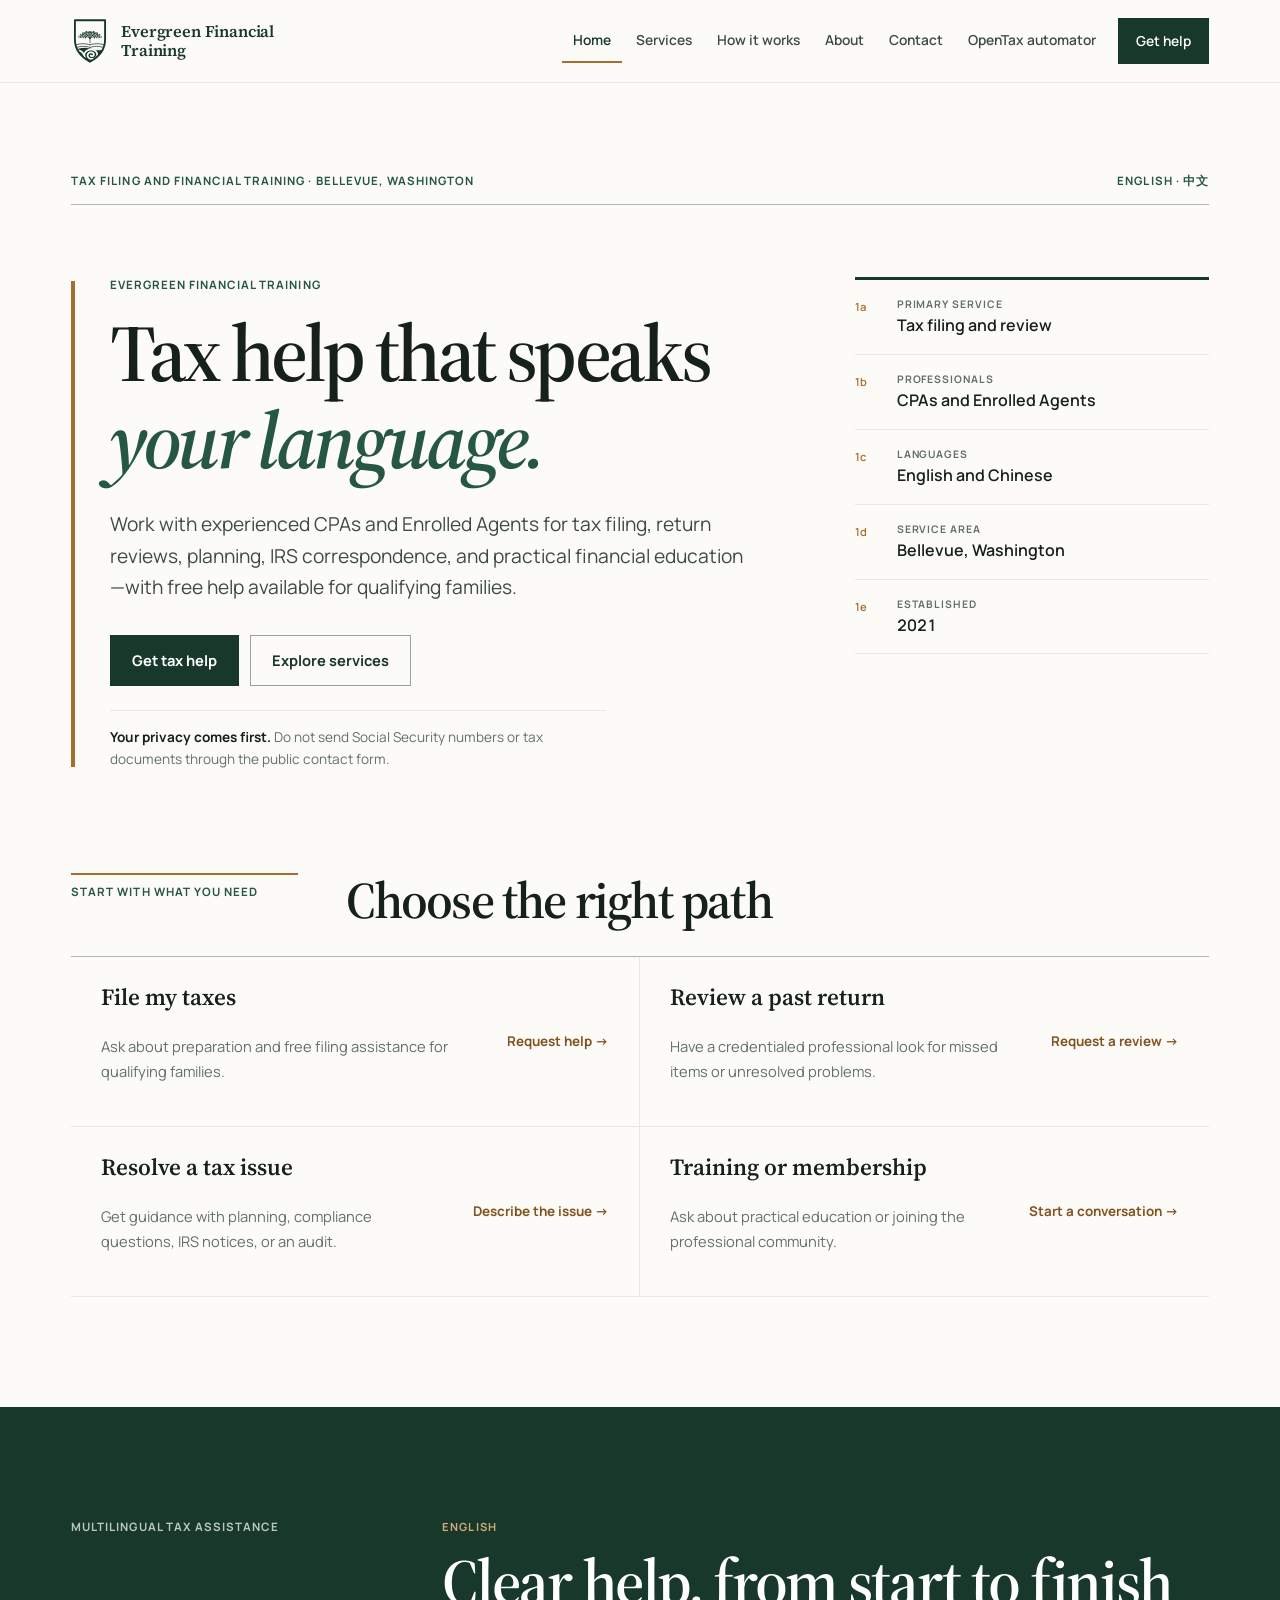
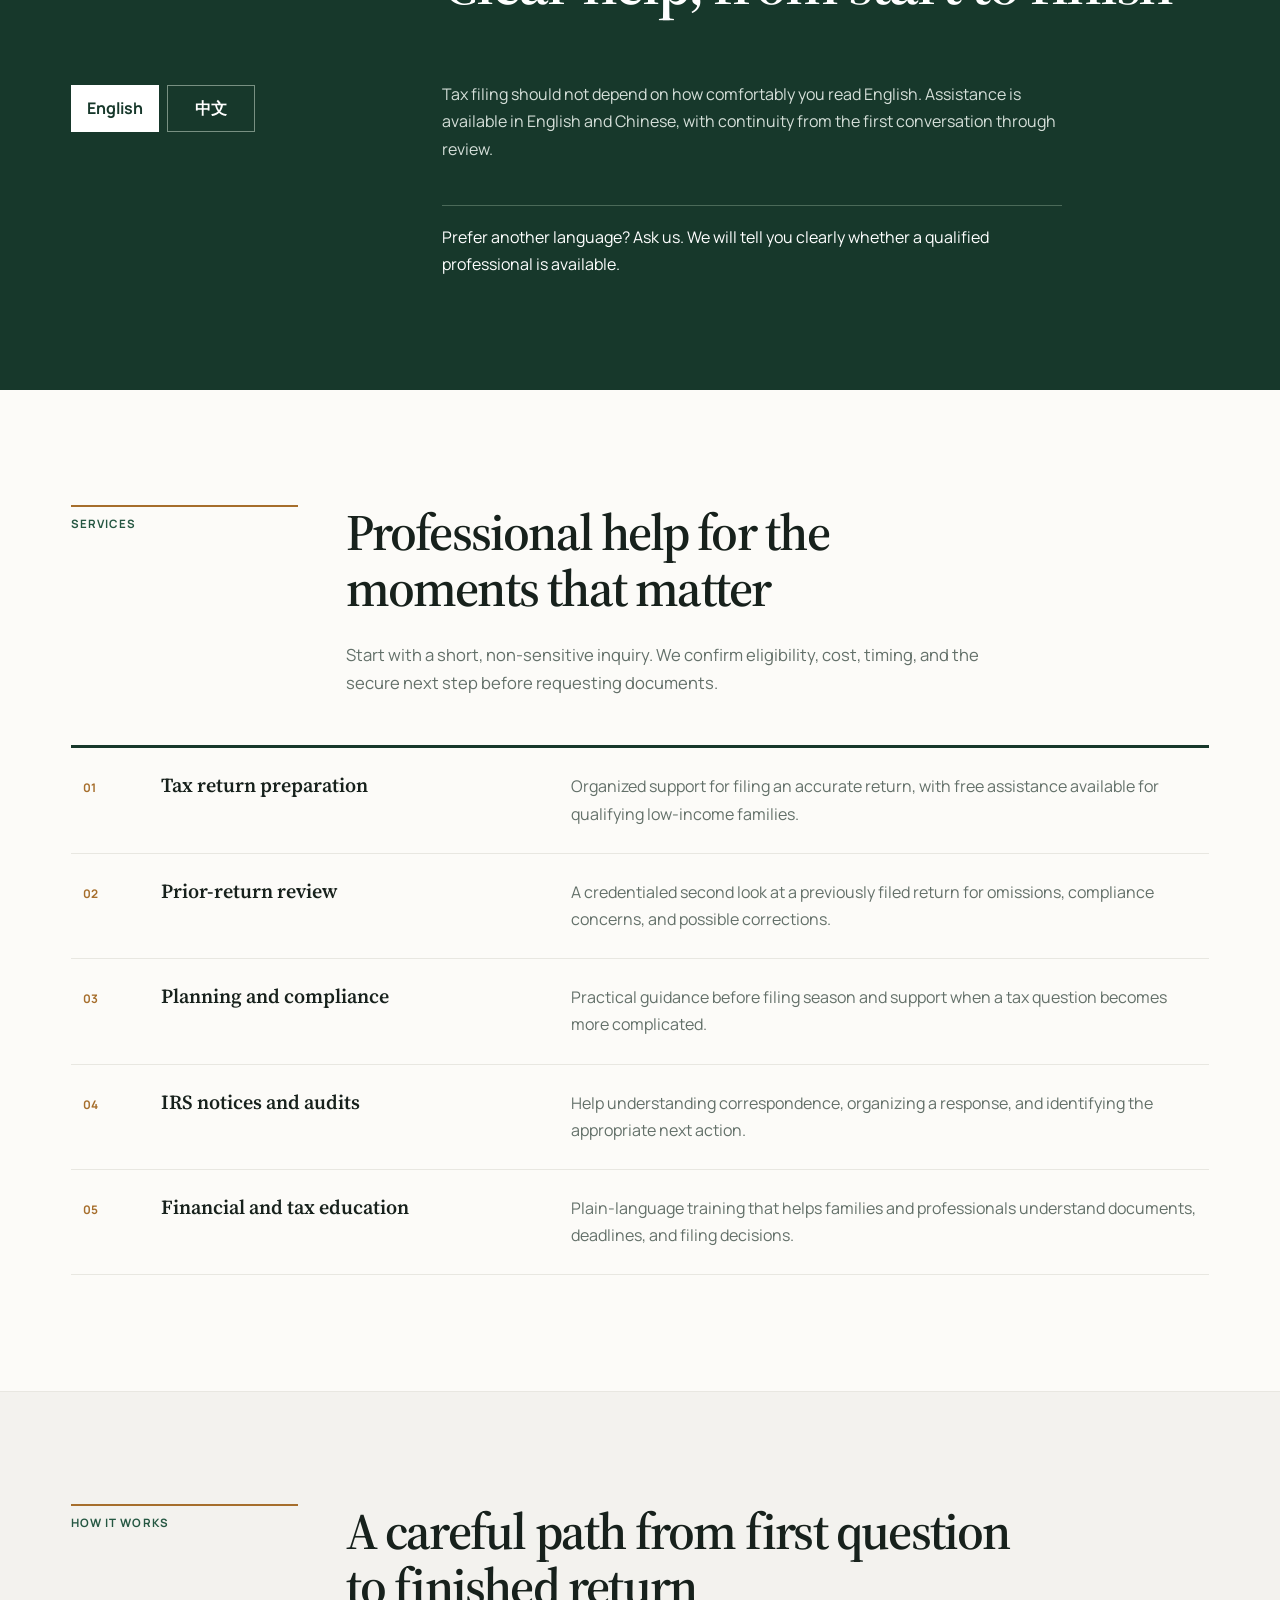
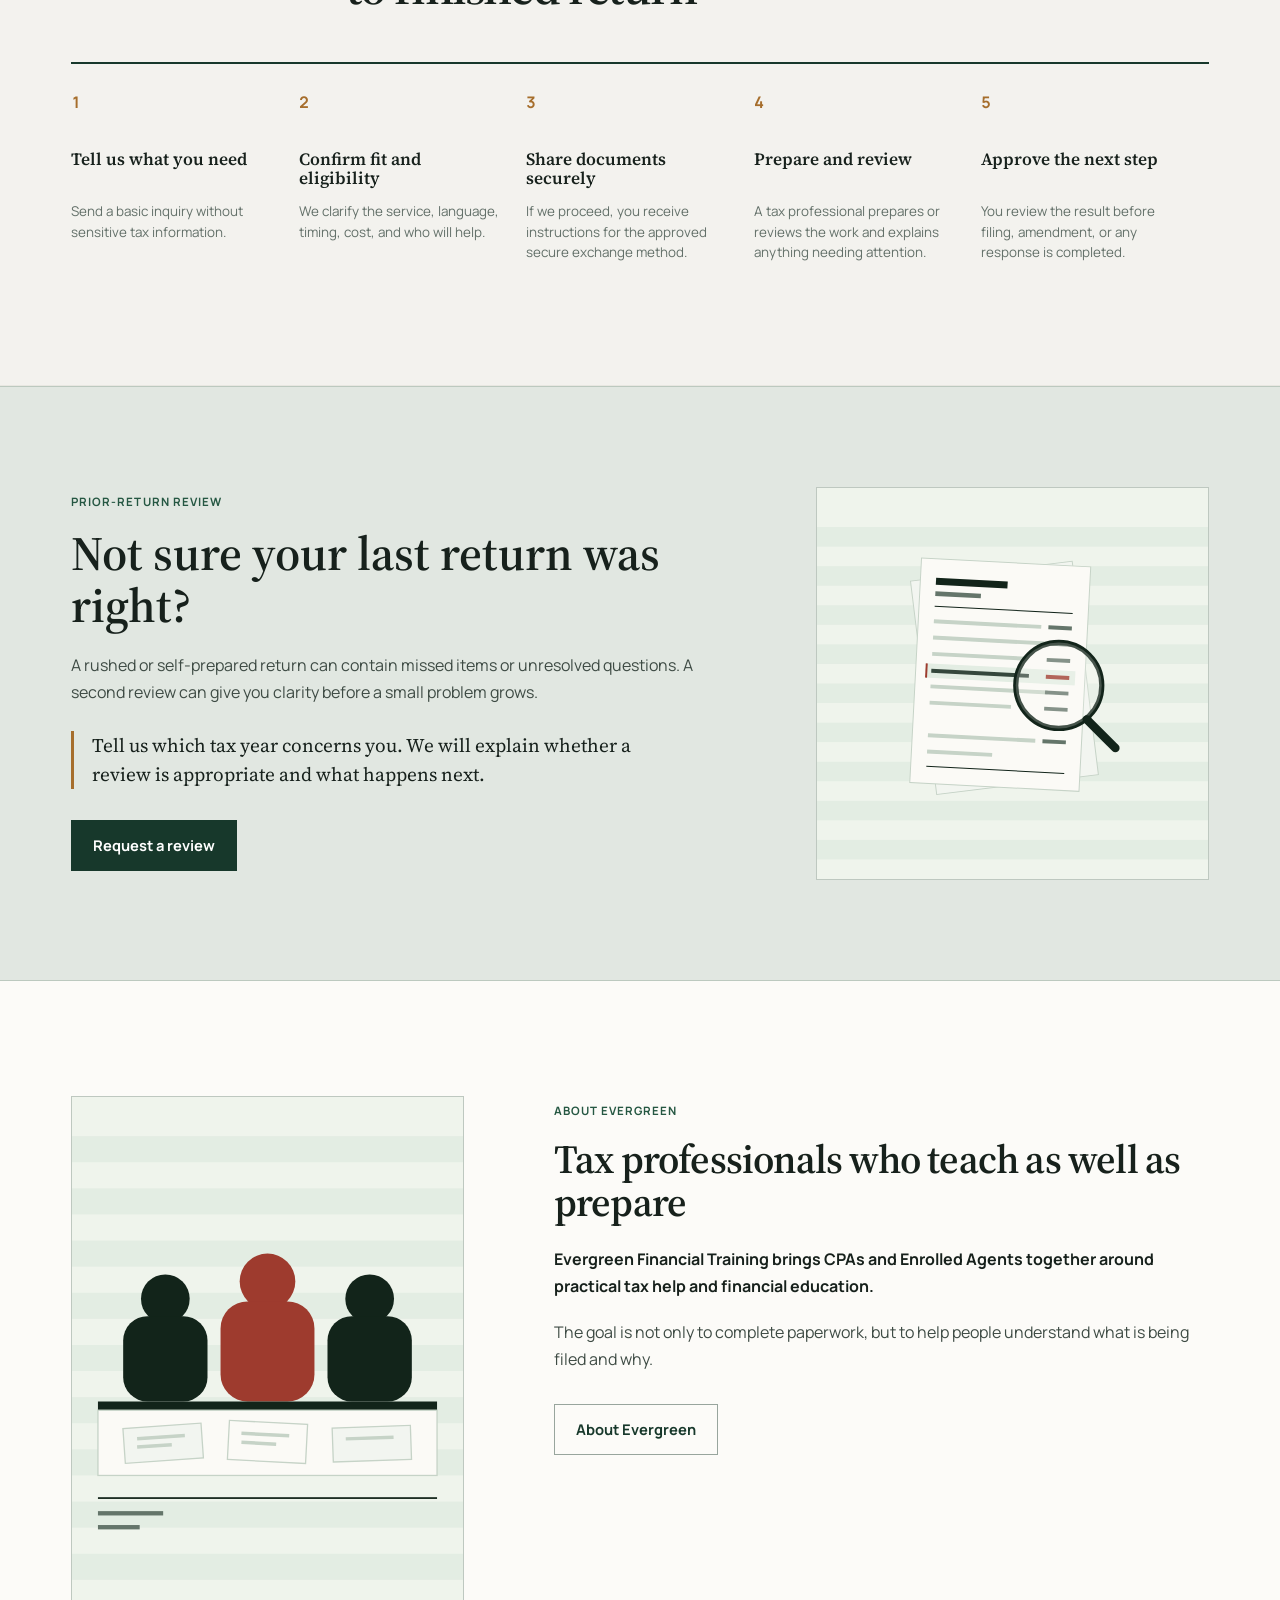
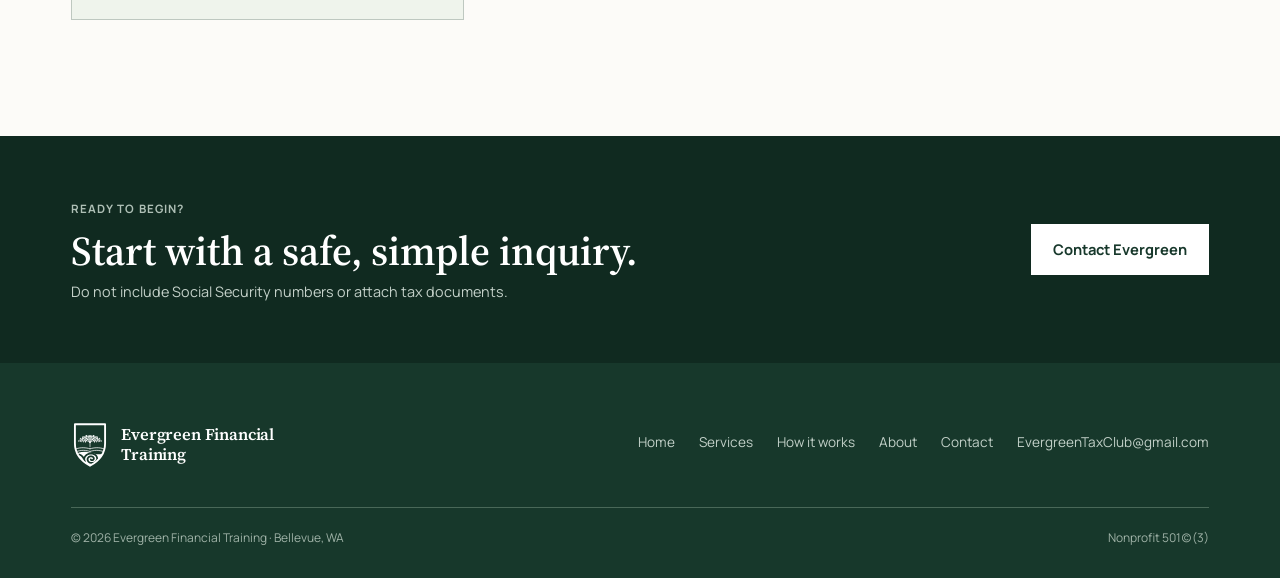
<file: index.html>
<!DOCTYPE html>
<html lang="en">
<head>
<meta charset="UTF-8">
<meta name="viewport" content="width=device-width, initial-scale=1.0">
<title>Evergreen Financial Training — Tax help that speaks your language</title>
<meta name="description" content="Evergreen Financial Training provides multilingual tax filing, return reviews, tax planning, IRS notice support, and practical financial education in Bellevue, Washington.">
<link rel="preconnect" href="https://fonts.googleapis.com">
<link rel="preconnect" href="https://fonts.gstatic.com" crossorigin>
<link href="https://fonts.googleapis.com/css2?family=IBM+Plex+Mono:wght@400;500&family=Manrope:wght@400;500;600;700&family=Source+Serif+4:opsz,wght@8..60,500;8..60,600;8..60,700&display=swap" rel="stylesheet">
<link rel="icon" href="images/favicon.svg" type="image/svg+xml">
<meta name="theme-color" content="#17382B">
<link rel="stylesheet" href="styles.css">
</head>
<body>

<header class="site-head">
  <div class="wrap head-inner">
    <a class="brand" href="index.html">
      <svg class="brand-logo" xmlns="http://www.w3.org/2000/svg" viewBox="0 0 100 122"
     fill="none" stroke="currentColor" role="img"
     aria-label="Evergreen Financial Training shield">
  <defs><clipPath id="etc-sh-1"><path d="M10,6 H90 V57 C90,85 72,104 50,116 C28,104 10,85 10,57 Z"/></clipPath></defs>
  <g clip-path="url(#etc-sh-1)">
    <path d="M4,90 C16,81 30,77 45,80 C58,82 70,88 80,85 C88,83 94,79 98,75 L98,124 L4,124 Z" fill="currentColor" stroke="none"/>
    <path d="M4,92 C16,84 30,81 37.0,106.9 L36.1,105.2 L35.4,103.4 L34.9,101.5 L34.7,99.6 L34.8,97.8 L35.1,96.0 L35.7,94.2 L36.4,92.5 L37.4,90.9 L38.6,89.5 L40.0,88.2 L41.6,87.0 L43.2,86.0 L45.0,85.1 L46.9,84.5 L48.8,84.0 L50.8,83.7 L52.8,83.7 L54.7,83.8 L56.6,84.1 L58.4,84.5 L60.2,85.2 L61.8,86.0 L63.3,86.9 L64.6,88.0 L65.8,89.1 L66.8,90.4 L67.6,91.7 L68.2,93.1 L68.6,94.6 L68.9,96.0 L68.9,97.4 L68.7,98.9 L68.3,100.2 L67.8,101.6 L67.0,102.8 L66.2,103.9 L65.2,105.0 L64.0,105.9 L62.8,106.7 L61.4,107.4 L60.0,107.9 L58.6,108.3 L57.1,108.6 L55.7,108.7 L54.2,108.6 L52.8,108.4 L51.4,108.1 L50.1,107.7 L48.9,107.1 L47.8,106.5 L46.8,105.7 L45.9,104.9 L45.1,103.9 L44.5,103.0 L44.0,102.0 L43.7,101.0 L43.5,99.9 L43.5,98.9 L43.6,97.9 L43.8,96.9 L44.2,96.0 L44.7,95.1 L45.3,94.3 L46.0,93.6 L46.8,92.9 L47.6,92.3 L48.5,91.9 L49.5,91.5 L50.4,91.2 L51.4,91.1 L52.4,91.0 L53.4,91.0 L54.3,91.2 L55.2,91.4 L56.1,91.7 L56.9,92.0 L57.6,92.5 L58.2,92.9 L58.8,93.5 L59.2,94.1 L59.6,94.7 L59.9,95.3 L60.1,95.9 L60.2,96.6 L60.2,97.2 L60.1,97.8 L59.9,98.3 L59.7,98.9 L59.4,99.4 L59.0,99.8 L58.6,100.2 L58.1,100.6 L57.6,100.9 L57.1,101.1 L56.6,101.2 L56.0,101.4 L55.5,101.4 L55.0,101.4 L54.5,101.3 L54.1,101.2 L53.6,101.1 L53.3,100.9 L52.9,100.7 L52.6,100.4 L52.4,100.2 L52.2,99.9 L52.1,99.6 L52.0,99.3 L52.0,99.1" class="logo-carve" stroke-width="4.6" stroke-linecap="round"/>
    <path d="M6,84 C20,76 36,74 52,78" class="logo-carve" stroke-width="3.4" stroke-linecap="round"/>
    <g stroke-width="2" stroke-linecap="round">
      <path d="M11,72 C26,66 39,68 50,71"/>
      <path d="M89,72 C74,66 61,68 50,71"/>
      <path d="M12,79 C28,73 40,75 50,78"/>
      <path d="M88,79 C72,73 60,75 50,78"/>
    </g>
    <g stroke-width="1.7" stroke-linecap="round">
      <path d="M50.0,66 L50.0,52.0"/>
      <path d="M50.0,54.0 Q44.3,50.0 38.5,48.9"/>
      <path d="M50.0,54.0 Q45.4,46.2 40.8,44.1"/>
      <path d="M50.0,54.0 Q48.4,44.3 46.9,41.7"/>
      <path d="M50.0,54.0 Q51.6,44.3 53.1,41.7"/>
      <path d="M50.0,54.0 Q54.6,46.2 59.2,44.1"/>
      <path d="M50.0,54.0 Q55.7,50.0 61.5,48.9"/>
    </g>
    <g fill="currentColor" stroke="none">
      <ellipse cx="38.3" cy="52.2" rx="2.9" ry="1.25" transform="rotate(-81 38.3 52.2)"/>
      <ellipse cx="40.1" cy="49.0" rx="2.9" ry="1.25" transform="rotate(-63 40.1 49.0)"/>
      <ellipse cx="43.4" cy="46.6" rx="2.9" ry="1.25" transform="rotate(-42 43.4 46.6)"/>
      <ellipse cx="47.7" cy="45.3" rx="2.9" ry="1.25" transform="rotate(-15 47.7 45.3)"/>
      <ellipse cx="52.3" cy="45.3" rx="2.9" ry="1.25" transform="rotate(15 52.3 45.3)"/>
      <ellipse cx="56.6" cy="46.6" rx="2.9" ry="1.25" transform="rotate(42 56.6 46.6)"/>
      <ellipse cx="59.9" cy="49.0" rx="2.9" ry="1.25" transform="rotate(63 59.9 49.0)"/>
      <ellipse cx="61.7" cy="52.2" rx="2.9" ry="1.25" transform="rotate(81 61.7 52.2)"/>
      <ellipse cx="33.4" cy="51.5" rx="2.9" ry="1.25" transform="rotate(-81 33.4 51.5)"/>
      <ellipse cx="34.9" cy="48.3" rx="2.9" ry="1.25" transform="rotate(-69 34.9 48.3)"/>
      <ellipse cx="37.6" cy="45.6" rx="2.9" ry="1.25" transform="rotate(-56 37.6 45.6)"/>
      <ellipse cx="41.2" cy="43.5" rx="2.9" ry="1.25" transform="rotate(-40 41.2 43.5)"/>
      <ellipse cx="45.4" cy="42.2" rx="2.9" ry="1.25" transform="rotate(-21 45.4 42.2)"/>
      <ellipse cx="50.0" cy="41.8" rx="2.9" ry="1.25" transform="rotate(-0 50.0 41.8)"/>
      <ellipse cx="54.6" cy="42.2" rx="2.9" ry="1.25" transform="rotate(21 54.6 42.2)"/>
      <ellipse cx="58.8" cy="43.5" rx="2.9" ry="1.25" transform="rotate(40 58.8 43.5)"/>
      <ellipse cx="62.4" cy="45.6" rx="2.9" ry="1.25" transform="rotate(56 62.4 45.6)"/>
      <ellipse cx="65.1" cy="48.3" rx="2.9" ry="1.25" transform="rotate(69 65.1 48.3)"/>
      <ellipse cx="66.6" cy="51.5" rx="2.9" ry="1.25" transform="rotate(81 66.6 51.5)"/>
      <ellipse cx="28.5" cy="50.8" rx="2.9" ry="1.25" transform="rotate(-82 28.5 50.8)"/>
      <ellipse cx="30.3" cy="47.2" rx="2.9" ry="1.25" transform="rotate(-71 30.3 47.2)"/>
      <ellipse cx="33.2" cy="44.0" rx="2.9" ry="1.25" transform="rotate(-59 33.2 44.0)"/>
      <ellipse cx="37.2" cy="41.5" rx="2.9" ry="1.25" transform="rotate(-45 37.2 41.5)"/>
      <ellipse cx="42.0" cy="39.6" rx="2.9" ry="1.25" transform="rotate(-29 42.0 39.6)"/>
      <ellipse cx="47.3" cy="38.7" rx="2.9" ry="1.25" transform="rotate(-10 47.3 38.7)"/>
      <ellipse cx="52.7" cy="38.7" rx="2.9" ry="1.25" transform="rotate(10 52.7 38.7)"/>
      <ellipse cx="58.0" cy="39.6" rx="2.9" ry="1.25" transform="rotate(29 58.0 39.6)"/>
      <ellipse cx="62.8" cy="41.5" rx="2.9" ry="1.25" transform="rotate(45 62.8 41.5)"/>
      <ellipse cx="66.8" cy="44.0" rx="2.9" ry="1.25" transform="rotate(59 66.8 44.0)"/>
      <ellipse cx="69.7" cy="47.2" rx="2.9" ry="1.25" transform="rotate(71 69.7 47.2)"/>
      <ellipse cx="71.5" cy="50.8" rx="2.9" ry="1.25" transform="rotate(82 71.5 50.8)"/>
      <ellipse cx="24.6" cy="50.4" rx="2.9" ry="1.25" transform="rotate(-82 24.6 50.4)"/>
      <ellipse cx="26.7" cy="46.4" rx="2.9" ry="1.25" transform="rotate(-72 26.7 46.4)"/>
      <ellipse cx="30.2" cy="42.9" rx="2.9" ry="1.25" transform="rotate(-61 30.2 42.9)"/>
      <ellipse cx="34.9" cy="40.0" rx="2.9" ry="1.25" transform="rotate(-47 34.9 40.0)"/>
      <ellipse cx="40.6" cy="38.0" rx="2.9" ry="1.25" transform="rotate(-31 40.6 38.0)"/>
      <ellipse cx="46.8" cy="37.0" rx="2.9" ry="1.25" transform="rotate(-11 46.8 37.0)"/>
      <ellipse cx="53.2" cy="37.0" rx="2.9" ry="1.25" transform="rotate(11 53.2 37.0)"/>
      <ellipse cx="59.4" cy="38.0" rx="2.9" ry="1.25" transform="rotate(31 59.4 38.0)"/>
      <ellipse cx="65.1" cy="40.0" rx="2.9" ry="1.25" transform="rotate(47 65.1 40.0)"/>
      <ellipse cx="69.8" cy="42.9" rx="2.9" ry="1.25" transform="rotate(61 69.8 42.9)"/>
      <ellipse cx="73.3" cy="46.4" rx="2.9" ry="1.25" transform="rotate(72 73.3 46.4)"/>
      <ellipse cx="75.4" cy="50.4" rx="2.9" ry="1.25" transform="rotate(82 75.4 50.4)"/>
      <ellipse cx="20.7" cy="50.1" rx="2.9" ry="1.25" transform="rotate(-82 20.7 50.1)"/>
      <ellipse cx="24.4" cy="44.3" rx="2.9" ry="1.25" transform="rotate(-69 24.4 44.3)"/>
      <ellipse cx="31.1" cy="39.5" rx="2.9" ry="1.25" transform="rotate(-53 31.1 39.5)"/>
      <ellipse cx="40.0" cy="36.5" rx="2.9" ry="1.25" transform="rotate(-30 40.0 36.5)"/>
      <ellipse cx="50.0" cy="35.4" rx="2.9" ry="1.25" transform="rotate(-0 50.0 35.4)"/>
      <ellipse cx="60.0" cy="36.5" rx="2.9" ry="1.25" transform="rotate(30 60.0 36.5)"/>
      <ellipse cx="68.9" cy="39.5" rx="2.9" ry="1.25" transform="rotate(53 68.9 39.5)"/>
      <ellipse cx="75.6" cy="44.3" rx="2.9" ry="1.25" transform="rotate(69 75.6 44.3)"/>
      <ellipse cx="79.3" cy="50.1" rx="2.9" ry="1.25" transform="rotate(82 79.3 50.1)"/>
    </g>
  </g>
  <path d="M10,6 H90 V57 C90,85 72,104 50,116 C28,104 10,85 10,57 Z" stroke-width="5" stroke-linejoin="round"/>
</svg>
      <span class="brand-name">Evergreen Financial Training</span>
    </a>
    <button class="nav-toggle" aria-expanded="false" aria-controls="site-nav">Menu</button>
    <nav class="site-nav" id="site-nav" aria-label="Main">
      <ul>
        <li><a href="index.html" aria-current="page">Home</a></li>
        <li><a href="#services">Services</a></li>
        <li><a href="#process">How it works</a></li>
        <li><a href="about.html">About</a></li>
        <li><a href="contact.html">Contact</a></li>
        <li><a href="portal.html">OpenTax automator</a></li>
        <li><a class="nav-cta" href="contact.html#help">Get help</a></li>
      </ul>
    </nav>
  </div>
</header>

<main>

  <!-- ========== Hero: human headline, plus the club's identity
       set the way a document states its filer. ========== -->
  <section class="hero">
    <div class="wrap">
      <div class="doc-rule">
        <span class="mono">Tax filing and financial training · Bellevue, Washington</span>
        <span class="mono">English · 中文</span>
      </div>

      <div class="hero-grid">
        <div>
          <p class="hero-kicker mono">Evergreen Financial Training</p>
          <h1>Tax help that speaks <span class="accent">your language.</span></h1>
          <p class="lede">Work with experienced CPAs and Enrolled Agents for tax filing, return reviews, planning, IRS correspondence, and practical financial education—with free help available for qualifying families.</p>
          <div class="btn-row">
            <a class="btn btn-primary" href="contact.html?topic=Free%20tax%20help#message">Get tax help</a>
            <a class="btn btn-secondary" href="#services">Explore services</a>
          </div>
          <p class="privacy-line"><strong>Your privacy comes first.</strong> Do not send Social Security numbers or tax documents through the public contact form.</p>
        </div>

        <div class="fields" data-reveal-group>
          <div class="field">
            <span class="field-no">1a</span>
            <span>
              <span class="field-label">Primary service</span>
              <span class="field-value">Tax filing and review</span>
            </span>
          </div>
          <div class="field">
            <span class="field-no">1b</span>
            <span>
              <span class="field-label">Professionals</span>
              <span class="field-value">CPAs and Enrolled Agents</span>
            </span>
          </div>
          <div class="field">
            <span class="field-no">1c</span>
            <span>
              <span class="field-label">Languages</span>
              <span class="field-value">English and Chinese</span>
            </span>
          </div>
          <div class="field">
            <span class="field-no">1d</span>
            <span>
              <span class="field-label">Service area</span>
              <span class="field-value">Bellevue, Washington</span>
            </span>
          </div>
          <div class="field">
            <span class="field-no">1e</span>
            <span>
              <span class="field-label">Established</span>
              <span class="field-value"><span class="num">2021</span></span>
            </span>
          </div>
        </div>
      </div>
    </div>
  </section>

  <section class="intent-section" aria-labelledby="intent-title">
    <div class="wrap">
      <div class="section-head compact-head">
        <span class="mono">Start with what you need</span>
        <h2 id="intent-title">Choose the right path</h2>
      </div>
      <div class="intent-grid" data-reveal-group>
        <a class="intent-card" href="contact.html?topic=Free%20tax%20help#message">
          <span class="intent-no">01</span><h3>File my taxes</h3>
          <p>Ask about preparation and free filing assistance for qualifying families.</p>
          <span class="text-link">Request help →</span>
        </a>
        <a class="intent-card" href="contact.html?topic=A%20return%20review#message">
          <span class="intent-no">02</span><h3>Review a past return</h3>
          <p>Have a credentialed professional look for missed items or unresolved problems.</p>
          <span class="text-link">Request a review →</span>
        </a>
        <a class="intent-card" href="contact.html?topic=IRS%20notice%20or%20planning#message">
          <span class="intent-no">03</span><h3>Resolve a tax issue</h3>
          <p>Get guidance with planning, compliance questions, IRS notices, or an audit.</p>
          <span class="text-link">Describe the issue →</span>
        </a>
        <a class="intent-card" href="contact.html?topic=Training%20or%20membership#message">
          <span class="intent-no">04</span><h3>Training or membership</h3>
          <p>Ask about practical education or joining the professional community.</p>
          <span class="text-link">Start a conversation →</span>
        </a>
      </div>
    </div>
  </section>

  <!-- ========== Signature: the language band ==========

       Only list languages the club can actually serve. Someone
       who sees their language here and then cannot be helped is
       worse off than if it had never appeared.

       To add one, edit both places below, in the same order:
         1. the data-lang-stage attribute
         2. the .lang-chip buttons beneath it
       ================================================== -->
  <section class="langs">
    <div class="wrap">
      <span class="mono">Multilingual tax assistance</span>

      <div class="lang-stage" data-lang-stage='[
        {"language":"English","phrase":"Clear help, from start to finish","lang":"en"},
        {"language":"中文","phrase":"从准备材料到完成申报，全程清楚协助","lang":"zh"}
      ]'>
        <p class="lang-word">
          <span class="tongue">English</span>
          <span class="lang-text">Clear help, from start to finish</span>
        </p>
      </div>

      <div class="lang-list">
        <button class="lang-chip" data-lang-chip type="button">English</button>
        <button class="lang-chip" data-lang-chip type="button">中文</button>
      </div>

      <p class="note">Tax filing should not depend on how comfortably you read English. Assistance is available in English and Chinese, with continuity from the first conversation through review.</p>

      <p class="lang-ask">Prefer another language? Ask us. We will tell you clearly whether a qualified professional is available.</p>
    </div>
  </section>

  <!-- ========== What we help with ========== -->
  <section class="section" id="services">
    <div class="wrap">
      <div class="section-head">
        <span class="mono">Services</span>
        <h2>Professional help for the moments that matter</h2>
        <p>Start with a short, non-sensitive inquiry. We confirm eligibility, cost, timing, and the secure next step before requesting documents.</p>
      </div>

      <div class="ledger" data-reveal-group>
        <div class="ledger-row">
          <span class="ledger-no">01</span>
          <h3>Tax return preparation</h3>
          <p>Organized support for filing an accurate return, with free assistance available for qualifying low-income families.</p>
        </div>
        <div class="ledger-row">
          <span class="ledger-no">02</span>
          <h3>Prior-return review</h3>
          <p>A credentialed second look at a previously filed return for omissions, compliance concerns, and possible corrections.</p>
        </div>
        <div class="ledger-row">
          <span class="ledger-no">03</span>
          <h3>Planning and compliance</h3>
          <p>Practical guidance before filing season and support when a tax question becomes more complicated.</p>
        </div>
        <div class="ledger-row">
          <span class="ledger-no">04</span>
          <h3>IRS notices and audits</h3>
          <p>Help understanding correspondence, organizing a response, and identifying the appropriate next action.</p>
        </div>
        <div class="ledger-row">
          <span class="ledger-no">05</span>
          <h3>Financial and tax education</h3>
          <p>Plain-language training that helps families and professionals understand documents, deadlines, and filing decisions.</p>
        </div>
      </div>
    </div>
  </section>

  <section class="process-section" id="process" aria-labelledby="process-title">
    <div class="wrap">
      <div class="section-head">
        <span class="mono">How it works</span>
        <h2 id="process-title">A careful path from first question to finished return</h2>
      </div>
      <ol class="process" data-reveal-group>
        <li><span class="process-marker">1</span><div><h3>Tell us what you need</h3><p>Send a basic inquiry without sensitive tax information.</p></div></li>
        <li><span class="process-marker">2</span><div><h3>Confirm fit and eligibility</h3><p>We clarify the service, language, timing, cost, and who will help.</p></div></li>
        <li><span class="process-marker">3</span><div><h3>Share documents securely</h3><p>If we proceed, you receive instructions for the approved secure exchange method.</p></div></li>
        <li><span class="process-marker">4</span><div><h3>Prepare and review</h3><p>A tax professional prepares or reviews the work and explains anything needing attention.</p></div></li>
        <li><span class="process-marker">5</span><div><h3>Approve the next step</h3><p>You review the result before filing, amendment, or any response is completed.</p></div></li>
      </ol>
    </div>
  </section>

  <!-- ========== The member offer ========== -->
  <section class="offer">
    <div class="wrap split split-wide" data-reveal-group>
      <div>
        <span class="mono">Prior-return review</span>
        <h2 style="margin-top:14px">Not sure your last return was right?</h2>
        <div class="prose" style="margin-top:20px">
          <p>A rushed or self-prepared return can contain missed items or unresolved questions. A second review can give you clarity before a small problem grows.</p>
        </div>
        <p class="pull">Tell us which tax year concerns you. We will explain whether a review is appropriate and what happens next.</p>
        <div class="btn-row">
          <a class="btn btn-primary" href="contact.html?topic=A%20return%20review#message">Request a review</a>
        </div>
      </div>
      <img class="ph-img ph-square" src="images/placeholder-review.svg"
           alt="Illustration of a tax return under review with one line flagged for attention">
    </div>
  </section>

  <!-- ========== About preview ========== -->
  <section class="section">
    <div class="wrap split split-narrow" data-reveal-group>
      <img class="ph-img ph-portrait" src="images/placeholder-gathering.svg"
           alt="Illustration of club members gathered around a table of tax documents">
      <div>
        <span class="mono">About Evergreen</span>
        <h2 style="margin-top:14px;font-size:clamp(1.9rem,3.6vw,2.5rem);letter-spacing:-.02em">Tax professionals who teach as well as prepare</h2>
        <div class="prose" style="margin-top:22px">
          <p><strong>Evergreen Financial Training brings CPAs and Enrolled Agents together around practical tax help and financial education.</strong></p>
          <p>The goal is not only to complete paperwork, but to help people understand what is being filed and why.</p>
        </div>
        <div class="btn-row">
          <a class="btn btn-secondary" href="about.html">About Evergreen</a>
        </div>
      </div>
    </div>
  </section>

  <section class="cta-band">
    <div class="wrap cta-inner">
      <div><span class="mono">Ready to begin?</span><h2>Start with a safe, simple inquiry.</h2><p>Do not include Social Security numbers or attach tax documents.</p></div>
      <a class="btn btn-onink" href="contact.html#message">Contact Evergreen</a>
    </div>
  </section>

</main>

<footer class="site-foot">
  <div class="wrap">
    <div class="foot-top">
      <a class="brand" href="index.html">
        <svg class="brand-logo" xmlns="http://www.w3.org/2000/svg" viewBox="0 0 100 122"
     fill="none" stroke="currentColor" role="img"
     aria-label="Evergreen Financial Training shield">
  <defs><clipPath id="etc-sh-2"><path d="M10,6 H90 V57 C90,85 72,104 50,116 C28,104 10,85 10,57 Z"/></clipPath></defs>
  <g clip-path="url(#etc-sh-2)">
    <path d="M4,90 C16,81 30,77 45,80 C58,82 70,88 80,85 C88,83 94,79 98,75 L98,124 L4,124 Z" fill="currentColor" stroke="none"/>
    <path d="M4,92 C16,84 30,81 37.0,106.9 L36.1,105.2 L35.4,103.4 L34.9,101.5 L34.7,99.6 L34.8,97.8 L35.1,96.0 L35.7,94.2 L36.4,92.5 L37.4,90.9 L38.6,89.5 L40.0,88.2 L41.6,87.0 L43.2,86.0 L45.0,85.1 L46.9,84.5 L48.8,84.0 L50.8,83.7 L52.8,83.7 L54.7,83.8 L56.6,84.1 L58.4,84.5 L60.2,85.2 L61.8,86.0 L63.3,86.9 L64.6,88.0 L65.8,89.1 L66.8,90.4 L67.6,91.7 L68.2,93.1 L68.6,94.6 L68.9,96.0 L68.9,97.4 L68.7,98.9 L68.3,100.2 L67.8,101.6 L67.0,102.8 L66.2,103.9 L65.2,105.0 L64.0,105.9 L62.8,106.7 L61.4,107.4 L60.0,107.9 L58.6,108.3 L57.1,108.6 L55.7,108.7 L54.2,108.6 L52.8,108.4 L51.4,108.1 L50.1,107.7 L48.9,107.1 L47.8,106.5 L46.8,105.7 L45.9,104.9 L45.1,103.9 L44.5,103.0 L44.0,102.0 L43.7,101.0 L43.5,99.9 L43.5,98.9 L43.6,97.9 L43.8,96.9 L44.2,96.0 L44.7,95.1 L45.3,94.3 L46.0,93.6 L46.8,92.9 L47.6,92.3 L48.5,91.9 L49.5,91.5 L50.4,91.2 L51.4,91.1 L52.4,91.0 L53.4,91.0 L54.3,91.2 L55.2,91.4 L56.1,91.7 L56.9,92.0 L57.6,92.5 L58.2,92.9 L58.8,93.5 L59.2,94.1 L59.6,94.7 L59.9,95.3 L60.1,95.9 L60.2,96.6 L60.2,97.2 L60.1,97.8 L59.9,98.3 L59.7,98.9 L59.4,99.4 L59.0,99.8 L58.6,100.2 L58.1,100.6 L57.6,100.9 L57.1,101.1 L56.6,101.2 L56.0,101.4 L55.5,101.4 L55.0,101.4 L54.5,101.3 L54.1,101.2 L53.6,101.1 L53.3,100.9 L52.9,100.7 L52.6,100.4 L52.4,100.2 L52.2,99.9 L52.1,99.6 L52.0,99.3 L52.0,99.1" class="logo-carve" stroke-width="4.6" stroke-linecap="round"/>
    <path d="M6,84 C20,76 36,74 52,78" class="logo-carve" stroke-width="3.4" stroke-linecap="round"/>
    <g stroke-width="2" stroke-linecap="round">
      <path d="M11,72 C26,66 39,68 50,71"/>
      <path d="M89,72 C74,66 61,68 50,71"/>
      <path d="M12,79 C28,73 40,75 50,78"/>
      <path d="M88,79 C72,73 60,75 50,78"/>
    </g>
    <g stroke-width="1.7" stroke-linecap="round">
      <path d="M50.0,66 L50.0,52.0"/>
      <path d="M50.0,54.0 Q44.3,50.0 38.5,48.9"/>
      <path d="M50.0,54.0 Q45.4,46.2 40.8,44.1"/>
      <path d="M50.0,54.0 Q48.4,44.3 46.9,41.7"/>
      <path d="M50.0,54.0 Q51.6,44.3 53.1,41.7"/>
      <path d="M50.0,54.0 Q54.6,46.2 59.2,44.1"/>
      <path d="M50.0,54.0 Q55.7,50.0 61.5,48.9"/>
    </g>
    <g fill="currentColor" stroke="none">
      <ellipse cx="38.3" cy="52.2" rx="2.9" ry="1.25" transform="rotate(-81 38.3 52.2)"/>
      <ellipse cx="40.1" cy="49.0" rx="2.9" ry="1.25" transform="rotate(-63 40.1 49.0)"/>
      <ellipse cx="43.4" cy="46.6" rx="2.9" ry="1.25" transform="rotate(-42 43.4 46.6)"/>
      <ellipse cx="47.7" cy="45.3" rx="2.9" ry="1.25" transform="rotate(-15 47.7 45.3)"/>
      <ellipse cx="52.3" cy="45.3" rx="2.9" ry="1.25" transform="rotate(15 52.3 45.3)"/>
      <ellipse cx="56.6" cy="46.6" rx="2.9" ry="1.25" transform="rotate(42 56.6 46.6)"/>
      <ellipse cx="59.9" cy="49.0" rx="2.9" ry="1.25" transform="rotate(63 59.9 49.0)"/>
      <ellipse cx="61.7" cy="52.2" rx="2.9" ry="1.25" transform="rotate(81 61.7 52.2)"/>
      <ellipse cx="33.4" cy="51.5" rx="2.9" ry="1.25" transform="rotate(-81 33.4 51.5)"/>
      <ellipse cx="34.9" cy="48.3" rx="2.9" ry="1.25" transform="rotate(-69 34.9 48.3)"/>
      <ellipse cx="37.6" cy="45.6" rx="2.9" ry="1.25" transform="rotate(-56 37.6 45.6)"/>
      <ellipse cx="41.2" cy="43.5" rx="2.9" ry="1.25" transform="rotate(-40 41.2 43.5)"/>
      <ellipse cx="45.4" cy="42.2" rx="2.9" ry="1.25" transform="rotate(-21 45.4 42.2)"/>
      <ellipse cx="50.0" cy="41.8" rx="2.9" ry="1.25" transform="rotate(-0 50.0 41.8)"/>
      <ellipse cx="54.6" cy="42.2" rx="2.9" ry="1.25" transform="rotate(21 54.6 42.2)"/>
      <ellipse cx="58.8" cy="43.5" rx="2.9" ry="1.25" transform="rotate(40 58.8 43.5)"/>
      <ellipse cx="62.4" cy="45.6" rx="2.9" ry="1.25" transform="rotate(56 62.4 45.6)"/>
      <ellipse cx="65.1" cy="48.3" rx="2.9" ry="1.25" transform="rotate(69 65.1 48.3)"/>
      <ellipse cx="66.6" cy="51.5" rx="2.9" ry="1.25" transform="rotate(81 66.6 51.5)"/>
      <ellipse cx="28.5" cy="50.8" rx="2.9" ry="1.25" transform="rotate(-82 28.5 50.8)"/>
      <ellipse cx="30.3" cy="47.2" rx="2.9" ry="1.25" transform="rotate(-71 30.3 47.2)"/>
      <ellipse cx="33.2" cy="44.0" rx="2.9" ry="1.25" transform="rotate(-59 33.2 44.0)"/>
      <ellipse cx="37.2" cy="41.5" rx="2.9" ry="1.25" transform="rotate(-45 37.2 41.5)"/>
      <ellipse cx="42.0" cy="39.6" rx="2.9" ry="1.25" transform="rotate(-29 42.0 39.6)"/>
      <ellipse cx="47.3" cy="38.7" rx="2.9" ry="1.25" transform="rotate(-10 47.3 38.7)"/>
      <ellipse cx="52.7" cy="38.7" rx="2.9" ry="1.25" transform="rotate(10 52.7 38.7)"/>
      <ellipse cx="58.0" cy="39.6" rx="2.9" ry="1.25" transform="rotate(29 58.0 39.6)"/>
      <ellipse cx="62.8" cy="41.5" rx="2.9" ry="1.25" transform="rotate(45 62.8 41.5)"/>
      <ellipse cx="66.8" cy="44.0" rx="2.9" ry="1.25" transform="rotate(59 66.8 44.0)"/>
      <ellipse cx="69.7" cy="47.2" rx="2.9" ry="1.25" transform="rotate(71 69.7 47.2)"/>
      <ellipse cx="71.5" cy="50.8" rx="2.9" ry="1.25" transform="rotate(82 71.5 50.8)"/>
      <ellipse cx="24.6" cy="50.4" rx="2.9" ry="1.25" transform="rotate(-82 24.6 50.4)"/>
      <ellipse cx="26.7" cy="46.4" rx="2.9" ry="1.25" transform="rotate(-72 26.7 46.4)"/>
      <ellipse cx="30.2" cy="42.9" rx="2.9" ry="1.25" transform="rotate(-61 30.2 42.9)"/>
      <ellipse cx="34.9" cy="40.0" rx="2.9" ry="1.25" transform="rotate(-47 34.9 40.0)"/>
      <ellipse cx="40.6" cy="38.0" rx="2.9" ry="1.25" transform="rotate(-31 40.6 38.0)"/>
      <ellipse cx="46.8" cy="37.0" rx="2.9" ry="1.25" transform="rotate(-11 46.8 37.0)"/>
      <ellipse cx="53.2" cy="37.0" rx="2.9" ry="1.25" transform="rotate(11 53.2 37.0)"/>
      <ellipse cx="59.4" cy="38.0" rx="2.9" ry="1.25" transform="rotate(31 59.4 38.0)"/>
      <ellipse cx="65.1" cy="40.0" rx="2.9" ry="1.25" transform="rotate(47 65.1 40.0)"/>
      <ellipse cx="69.8" cy="42.9" rx="2.9" ry="1.25" transform="rotate(61 69.8 42.9)"/>
      <ellipse cx="73.3" cy="46.4" rx="2.9" ry="1.25" transform="rotate(72 73.3 46.4)"/>
      <ellipse cx="75.4" cy="50.4" rx="2.9" ry="1.25" transform="rotate(82 75.4 50.4)"/>
      <ellipse cx="20.7" cy="50.1" rx="2.9" ry="1.25" transform="rotate(-82 20.7 50.1)"/>
      <ellipse cx="24.4" cy="44.3" rx="2.9" ry="1.25" transform="rotate(-69 24.4 44.3)"/>
      <ellipse cx="31.1" cy="39.5" rx="2.9" ry="1.25" transform="rotate(-53 31.1 39.5)"/>
      <ellipse cx="40.0" cy="36.5" rx="2.9" ry="1.25" transform="rotate(-30 40.0 36.5)"/>
      <ellipse cx="50.0" cy="35.4" rx="2.9" ry="1.25" transform="rotate(-0 50.0 35.4)"/>
      <ellipse cx="60.0" cy="36.5" rx="2.9" ry="1.25" transform="rotate(30 60.0 36.5)"/>
      <ellipse cx="68.9" cy="39.5" rx="2.9" ry="1.25" transform="rotate(53 68.9 39.5)"/>
      <ellipse cx="75.6" cy="44.3" rx="2.9" ry="1.25" transform="rotate(69 75.6 44.3)"/>
      <ellipse cx="79.3" cy="50.1" rx="2.9" ry="1.25" transform="rotate(82 79.3 50.1)"/>
    </g>
  </g>
  <path d="M10,6 H90 V57 C90,85 72,104 50,116 C28,104 10,85 10,57 Z" stroke-width="5" stroke-linejoin="round"/>
</svg>
        <span class="brand-name">Evergreen Financial Training</span>
      </a>
      <div class="foot-links">
        <a href="index.html">Home</a>
        <a href="#services">Services</a>
        <a href="#process">How it works</a>
        <a href="about.html">About</a>
        <a href="contact.html">Contact</a>
        <a href="mailto:EvergreenTaxClub@gmail.com">EvergreenTaxClub@gmail.com</a>
      </div>
    </div>
    <div class="foot-bottom">
      <span>© 2026 Evergreen Financial Training · Bellevue, WA</span>
      <span>Nonprofit 501(c)(3)</span>
    </div>
  </div>
</footer>

<script src="site.js"></script>
</body>
</html>
</file>
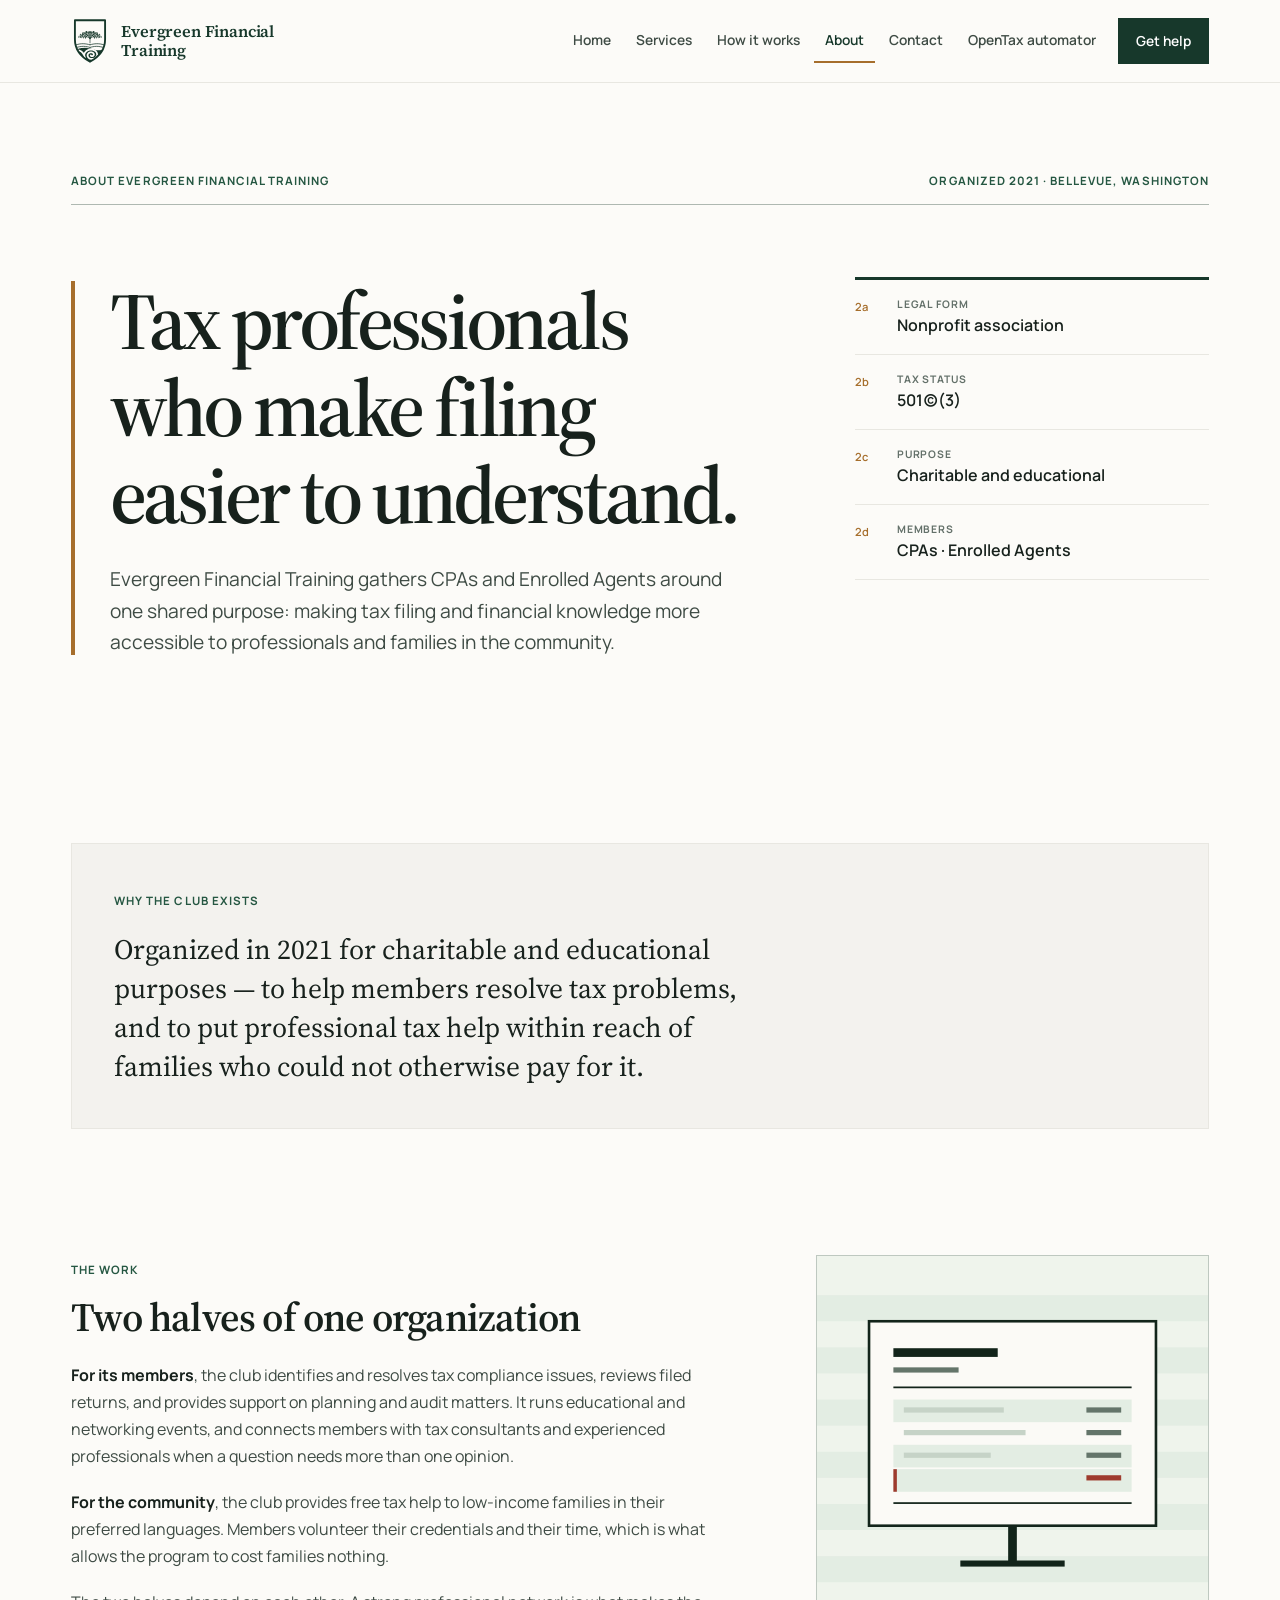
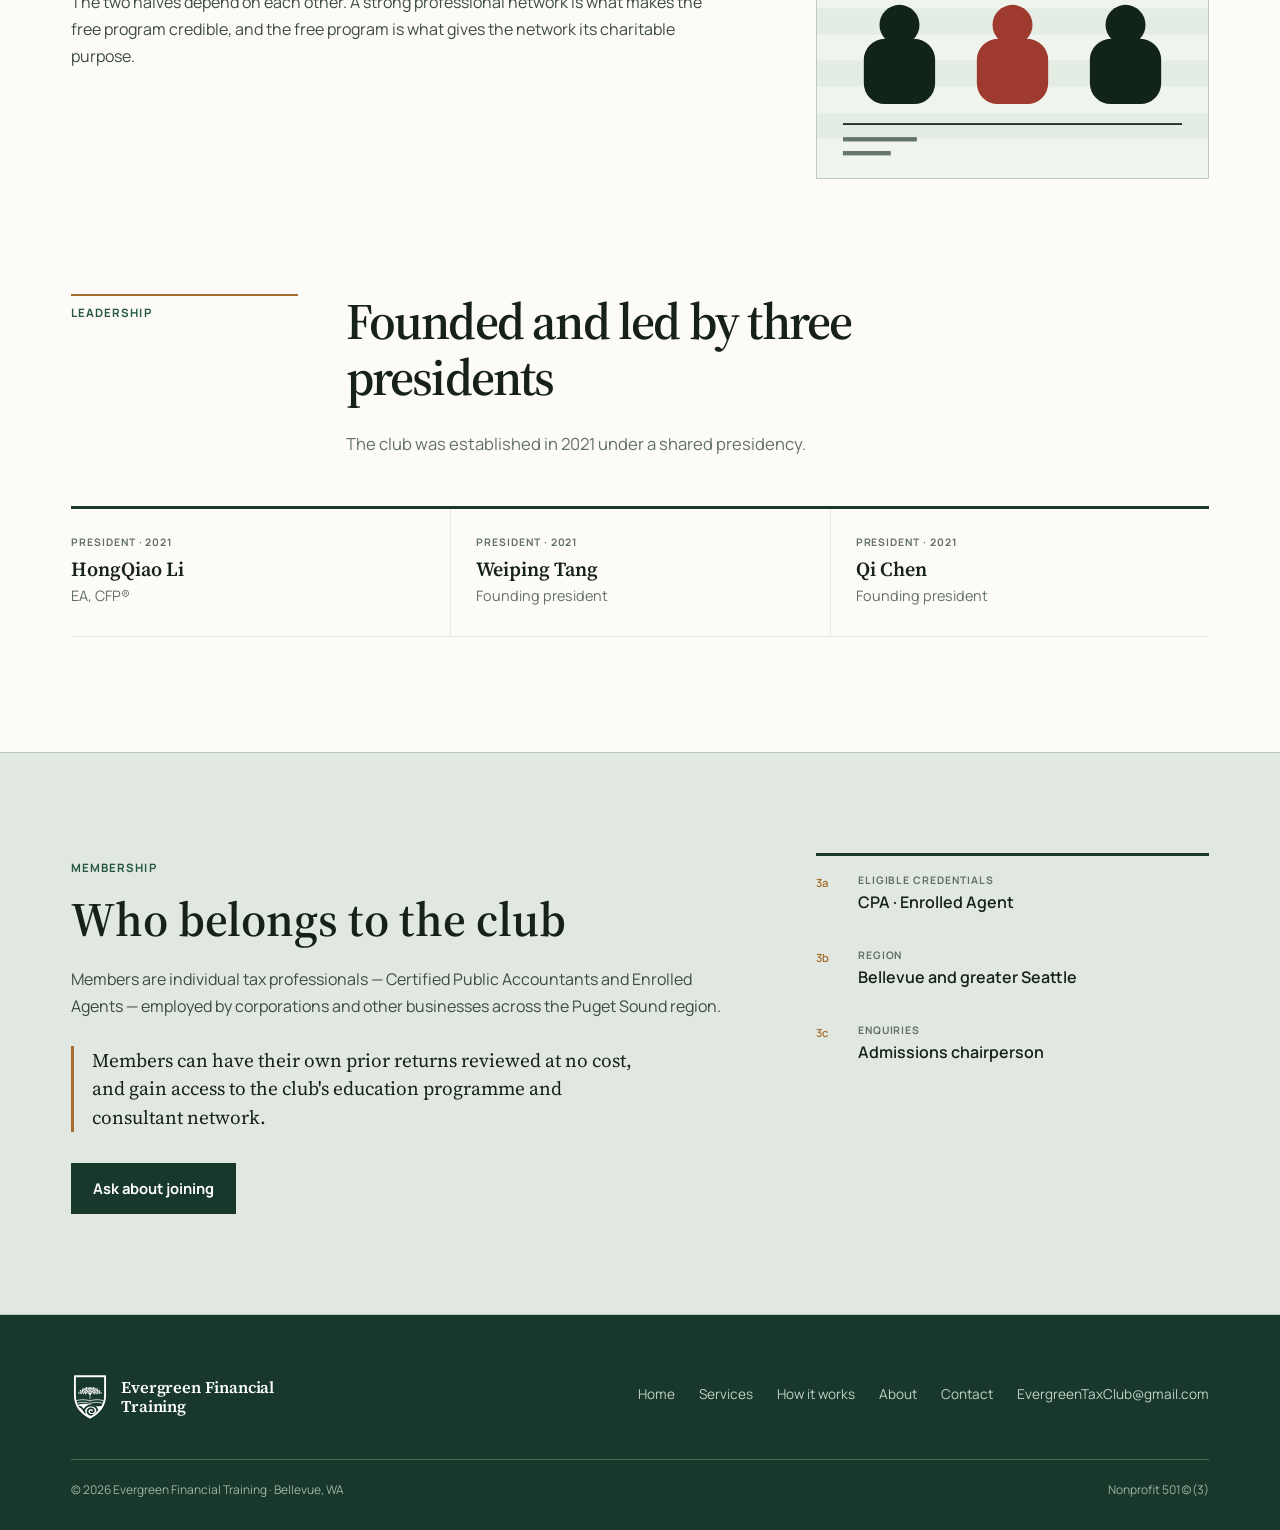
<file: about.html>
<!DOCTYPE html>
<html lang="en">
<head>
<meta charset="UTF-8">
<meta name="viewport" content="width=device-width, initial-scale=1.0">
<title>About — Evergreen Financial Training</title>
<meta name="description" content="Meet Evergreen Financial Training, a Bellevue organization of CPAs and Enrolled Agents providing tax help, professional education, and multilingual community support.">
<link rel="preconnect" href="https://fonts.googleapis.com">
<link rel="preconnect" href="https://fonts.gstatic.com" crossorigin>
<link href="https://fonts.googleapis.com/css2?family=IBM+Plex+Mono:wght@400;500&family=Manrope:wght@400;500;600;700&family=Source+Serif+4:opsz,wght@8..60,500;8..60,600;8..60,700&display=swap" rel="stylesheet">
<link rel="icon" href="images/favicon.svg" type="image/svg+xml">
<meta name="theme-color" content="#17382B">
<link rel="stylesheet" href="styles.css">
</head>
<body>

<header class="site-head">
  <div class="wrap head-inner">
    <a class="brand" href="index.html">
      <svg class="brand-logo" xmlns="http://www.w3.org/2000/svg" viewBox="0 0 100 122"
     fill="none" stroke="currentColor" role="img"
     aria-label="Evergreen Financial Training shield">
  <defs><clipPath id="etc-sh-3"><path d="M10,6 H90 V57 C90,85 72,104 50,116 C28,104 10,85 10,57 Z"/></clipPath></defs>
  <g clip-path="url(#etc-sh-3)">
    <path d="M4,90 C16,81 30,77 45,80 C58,82 70,88 80,85 C88,83 94,79 98,75 L98,124 L4,124 Z" fill="currentColor" stroke="none"/>
    <path d="M4,92 C16,84 30,81 37.0,106.9 L36.1,105.2 L35.4,103.4 L34.9,101.5 L34.7,99.6 L34.8,97.8 L35.1,96.0 L35.7,94.2 L36.4,92.5 L37.4,90.9 L38.6,89.5 L40.0,88.2 L41.6,87.0 L43.2,86.0 L45.0,85.1 L46.9,84.5 L48.8,84.0 L50.8,83.7 L52.8,83.7 L54.7,83.8 L56.6,84.1 L58.4,84.5 L60.2,85.2 L61.8,86.0 L63.3,86.9 L64.6,88.0 L65.8,89.1 L66.8,90.4 L67.6,91.7 L68.2,93.1 L68.6,94.6 L68.9,96.0 L68.9,97.4 L68.7,98.9 L68.3,100.2 L67.8,101.6 L67.0,102.8 L66.2,103.9 L65.2,105.0 L64.0,105.9 L62.8,106.7 L61.4,107.4 L60.0,107.9 L58.6,108.3 L57.1,108.6 L55.7,108.7 L54.2,108.6 L52.8,108.4 L51.4,108.1 L50.1,107.7 L48.9,107.1 L47.8,106.5 L46.8,105.7 L45.9,104.9 L45.1,103.9 L44.5,103.0 L44.0,102.0 L43.7,101.0 L43.5,99.9 L43.5,98.9 L43.6,97.9 L43.8,96.9 L44.2,96.0 L44.7,95.1 L45.3,94.3 L46.0,93.6 L46.8,92.9 L47.6,92.3 L48.5,91.9 L49.5,91.5 L50.4,91.2 L51.4,91.1 L52.4,91.0 L53.4,91.0 L54.3,91.2 L55.2,91.4 L56.1,91.7 L56.9,92.0 L57.6,92.5 L58.2,92.9 L58.8,93.5 L59.2,94.1 L59.6,94.7 L59.9,95.3 L60.1,95.9 L60.2,96.6 L60.2,97.2 L60.1,97.8 L59.9,98.3 L59.7,98.9 L59.4,99.4 L59.0,99.8 L58.6,100.2 L58.1,100.6 L57.6,100.9 L57.1,101.1 L56.6,101.2 L56.0,101.4 L55.5,101.4 L55.0,101.4 L54.5,101.3 L54.1,101.2 L53.6,101.1 L53.3,100.9 L52.9,100.7 L52.6,100.4 L52.4,100.2 L52.2,99.9 L52.1,99.6 L52.0,99.3 L52.0,99.1" class="logo-carve" stroke-width="4.6" stroke-linecap="round"/>
    <path d="M6,84 C20,76 36,74 52,78" class="logo-carve" stroke-width="3.4" stroke-linecap="round"/>
    <g stroke-width="2" stroke-linecap="round">
      <path d="M11,72 C26,66 39,68 50,71"/>
      <path d="M89,72 C74,66 61,68 50,71"/>
      <path d="M12,79 C28,73 40,75 50,78"/>
      <path d="M88,79 C72,73 60,75 50,78"/>
    </g>
    <g stroke-width="1.7" stroke-linecap="round">
      <path d="M50.0,66 L50.0,52.0"/>
      <path d="M50.0,54.0 Q44.3,50.0 38.5,48.9"/>
      <path d="M50.0,54.0 Q45.4,46.2 40.8,44.1"/>
      <path d="M50.0,54.0 Q48.4,44.3 46.9,41.7"/>
      <path d="M50.0,54.0 Q51.6,44.3 53.1,41.7"/>
      <path d="M50.0,54.0 Q54.6,46.2 59.2,44.1"/>
      <path d="M50.0,54.0 Q55.7,50.0 61.5,48.9"/>
    </g>
    <g fill="currentColor" stroke="none">
      <ellipse cx="38.3" cy="52.2" rx="2.9" ry="1.25" transform="rotate(-81 38.3 52.2)"/>
      <ellipse cx="40.1" cy="49.0" rx="2.9" ry="1.25" transform="rotate(-63 40.1 49.0)"/>
      <ellipse cx="43.4" cy="46.6" rx="2.9" ry="1.25" transform="rotate(-42 43.4 46.6)"/>
      <ellipse cx="47.7" cy="45.3" rx="2.9" ry="1.25" transform="rotate(-15 47.7 45.3)"/>
      <ellipse cx="52.3" cy="45.3" rx="2.9" ry="1.25" transform="rotate(15 52.3 45.3)"/>
      <ellipse cx="56.6" cy="46.6" rx="2.9" ry="1.25" transform="rotate(42 56.6 46.6)"/>
      <ellipse cx="59.9" cy="49.0" rx="2.9" ry="1.25" transform="rotate(63 59.9 49.0)"/>
      <ellipse cx="61.7" cy="52.2" rx="2.9" ry="1.25" transform="rotate(81 61.7 52.2)"/>
      <ellipse cx="33.4" cy="51.5" rx="2.9" ry="1.25" transform="rotate(-81 33.4 51.5)"/>
      <ellipse cx="34.9" cy="48.3" rx="2.9" ry="1.25" transform="rotate(-69 34.9 48.3)"/>
      <ellipse cx="37.6" cy="45.6" rx="2.9" ry="1.25" transform="rotate(-56 37.6 45.6)"/>
      <ellipse cx="41.2" cy="43.5" rx="2.9" ry="1.25" transform="rotate(-40 41.2 43.5)"/>
      <ellipse cx="45.4" cy="42.2" rx="2.9" ry="1.25" transform="rotate(-21 45.4 42.2)"/>
      <ellipse cx="50.0" cy="41.8" rx="2.9" ry="1.25" transform="rotate(-0 50.0 41.8)"/>
      <ellipse cx="54.6" cy="42.2" rx="2.9" ry="1.25" transform="rotate(21 54.6 42.2)"/>
      <ellipse cx="58.8" cy="43.5" rx="2.9" ry="1.25" transform="rotate(40 58.8 43.5)"/>
      <ellipse cx="62.4" cy="45.6" rx="2.9" ry="1.25" transform="rotate(56 62.4 45.6)"/>
      <ellipse cx="65.1" cy="48.3" rx="2.9" ry="1.25" transform="rotate(69 65.1 48.3)"/>
      <ellipse cx="66.6" cy="51.5" rx="2.9" ry="1.25" transform="rotate(81 66.6 51.5)"/>
      <ellipse cx="28.5" cy="50.8" rx="2.9" ry="1.25" transform="rotate(-82 28.5 50.8)"/>
      <ellipse cx="30.3" cy="47.2" rx="2.9" ry="1.25" transform="rotate(-71 30.3 47.2)"/>
      <ellipse cx="33.2" cy="44.0" rx="2.9" ry="1.25" transform="rotate(-59 33.2 44.0)"/>
      <ellipse cx="37.2" cy="41.5" rx="2.9" ry="1.25" transform="rotate(-45 37.2 41.5)"/>
      <ellipse cx="42.0" cy="39.6" rx="2.9" ry="1.25" transform="rotate(-29 42.0 39.6)"/>
      <ellipse cx="47.3" cy="38.7" rx="2.9" ry="1.25" transform="rotate(-10 47.3 38.7)"/>
      <ellipse cx="52.7" cy="38.7" rx="2.9" ry="1.25" transform="rotate(10 52.7 38.7)"/>
      <ellipse cx="58.0" cy="39.6" rx="2.9" ry="1.25" transform="rotate(29 58.0 39.6)"/>
      <ellipse cx="62.8" cy="41.5" rx="2.9" ry="1.25" transform="rotate(45 62.8 41.5)"/>
      <ellipse cx="66.8" cy="44.0" rx="2.9" ry="1.25" transform="rotate(59 66.8 44.0)"/>
      <ellipse cx="69.7" cy="47.2" rx="2.9" ry="1.25" transform="rotate(71 69.7 47.2)"/>
      <ellipse cx="71.5" cy="50.8" rx="2.9" ry="1.25" transform="rotate(82 71.5 50.8)"/>
      <ellipse cx="24.6" cy="50.4" rx="2.9" ry="1.25" transform="rotate(-82 24.6 50.4)"/>
      <ellipse cx="26.7" cy="46.4" rx="2.9" ry="1.25" transform="rotate(-72 26.7 46.4)"/>
      <ellipse cx="30.2" cy="42.9" rx="2.9" ry="1.25" transform="rotate(-61 30.2 42.9)"/>
      <ellipse cx="34.9" cy="40.0" rx="2.9" ry="1.25" transform="rotate(-47 34.9 40.0)"/>
      <ellipse cx="40.6" cy="38.0" rx="2.9" ry="1.25" transform="rotate(-31 40.6 38.0)"/>
      <ellipse cx="46.8" cy="37.0" rx="2.9" ry="1.25" transform="rotate(-11 46.8 37.0)"/>
      <ellipse cx="53.2" cy="37.0" rx="2.9" ry="1.25" transform="rotate(11 53.2 37.0)"/>
      <ellipse cx="59.4" cy="38.0" rx="2.9" ry="1.25" transform="rotate(31 59.4 38.0)"/>
      <ellipse cx="65.1" cy="40.0" rx="2.9" ry="1.25" transform="rotate(47 65.1 40.0)"/>
      <ellipse cx="69.8" cy="42.9" rx="2.9" ry="1.25" transform="rotate(61 69.8 42.9)"/>
      <ellipse cx="73.3" cy="46.4" rx="2.9" ry="1.25" transform="rotate(72 73.3 46.4)"/>
      <ellipse cx="75.4" cy="50.4" rx="2.9" ry="1.25" transform="rotate(82 75.4 50.4)"/>
      <ellipse cx="20.7" cy="50.1" rx="2.9" ry="1.25" transform="rotate(-82 20.7 50.1)"/>
      <ellipse cx="24.4" cy="44.3" rx="2.9" ry="1.25" transform="rotate(-69 24.4 44.3)"/>
      <ellipse cx="31.1" cy="39.5" rx="2.9" ry="1.25" transform="rotate(-53 31.1 39.5)"/>
      <ellipse cx="40.0" cy="36.5" rx="2.9" ry="1.25" transform="rotate(-30 40.0 36.5)"/>
      <ellipse cx="50.0" cy="35.4" rx="2.9" ry="1.25" transform="rotate(-0 50.0 35.4)"/>
      <ellipse cx="60.0" cy="36.5" rx="2.9" ry="1.25" transform="rotate(30 60.0 36.5)"/>
      <ellipse cx="68.9" cy="39.5" rx="2.9" ry="1.25" transform="rotate(53 68.9 39.5)"/>
      <ellipse cx="75.6" cy="44.3" rx="2.9" ry="1.25" transform="rotate(69 75.6 44.3)"/>
      <ellipse cx="79.3" cy="50.1" rx="2.9" ry="1.25" transform="rotate(82 79.3 50.1)"/>
    </g>
  </g>
  <path d="M10,6 H90 V57 C90,85 72,104 50,116 C28,104 10,85 10,57 Z" stroke-width="5" stroke-linejoin="round"/>
</svg>
      <span class="brand-name">Evergreen Financial Training</span>
    </a>
    <button class="nav-toggle" aria-expanded="false" aria-controls="site-nav">Menu</button>
    <nav class="site-nav" id="site-nav" aria-label="Main">
      <ul>
        <li><a href="index.html">Home</a></li>
        <li><a href="index.html#services">Services</a></li>
        <li><a href="index.html#process">How it works</a></li>
        <li><a href="about.html" aria-current="page">About</a></li>
        <li><a href="contact.html">Contact</a></li>
        <li><a href="portal.html">OpenTax automator</a></li>
        <li><a class="nav-cta" href="contact.html#help">Get help</a></li>
      </ul>
    </nav>
  </div>
</header>

<main>

  <section class="hero">
    <div class="wrap">
      <div class="doc-rule">
        <span class="mono">About Evergreen Financial Training</span>
        <span class="mono">Organized 2021 · Bellevue, Washington</span>
      </div>
      <div class="hero-grid">
        <div>
          <h1>Tax professionals who make filing easier to understand.</h1>
          <p class="lede">Evergreen Financial Training gathers CPAs and Enrolled Agents around one shared purpose: making tax filing and financial knowledge more accessible to professionals and families in the community.</p>
        </div>
        <div class="fields" data-reveal-group>
          <div class="field">
            <span class="field-no">2a</span>
            <span>
              <span class="field-label">Legal form</span>
              <span class="field-value">Nonprofit association</span>
            </span>
          </div>
          <div class="field">
            <span class="field-no">2b</span>
            <span>
              <span class="field-label">Tax status</span>
              <span class="field-value">501(c)(3)</span>
            </span>
          </div>
          <div class="field">
            <span class="field-no">2c</span>
            <span>
              <span class="field-label">Purpose</span>
              <span class="field-value">Charitable and educational</span>
            </span>
          </div>
          <div class="field">
            <span class="field-no">2d</span>
            <span>
              <span class="field-label">Members</span>
              <span class="field-value">CPAs · Enrolled Agents</span>
            </span>
          </div>
        </div>
      </div>
    </div>
  </section>

  <!-- ========== Mission ========== -->
  <section class="section-tight">
    <div class="wrap">
      <div class="panel panel-quiet">
        <span class="mono">Why the club exists</span>
        <p style="font-family:var(--display);font-size:clamp(1.35rem,2.6vw,1.75rem);line-height:1.4;color:var(--ink);margin-top:16px;max-width:46ch">
          Organized in 2021 for charitable and educational purposes — to help members resolve tax problems, and to put professional tax help within reach of families who could not otherwise pay for it.
        </p>
      </div>
    </div>
  </section>

  <!-- ========== What the club does ========== -->
  <section class="section" style="padding-top:44px">
    <div class="wrap split split-wide" data-reveal-group>
      <div class="prose">
        <span class="mono">The work</span>
        <h2 style="margin-top:14px;font-size:clamp(1.9rem,3.6vw,2.5rem);letter-spacing:-.02em;margin-bottom:22px">Two halves of one organization</h2>
        <p><strong>For its members</strong>, the club identifies and resolves tax compliance issues, reviews filed returns, and provides support on planning and audit matters. It runs educational and networking events, and connects members with tax consultants and experienced professionals when a question needs more than one opinion.</p>
        <p><strong>For the community</strong>, the club provides free tax help to low-income families in their preferred languages. Members volunteer their credentials and their time, which is what allows the program to cost families nothing.</p>
        <p>The two halves depend on each other. A strong professional network is what makes the free program credible, and the free program is what gives the network its charitable purpose.</p>
      </div>
      <img class="ph-img ph-portrait" src="images/placeholder-education.svg"
           alt="Illustration of a club education session, with a member presenting a ledger">
    </div>
  </section>

  <!-- ========== Leadership ========== -->
  <section class="section" style="padding-top:0">
    <div class="wrap">
      <div class="section-head">
        <span class="mono">Leadership</span>
        <h2>Founded and led by three presidents</h2>
        <p>The club was established in 2021 under a shared presidency.</p>
      </div>
      <div class="people" data-reveal-group>
        <div class="person">
          <span class="field-label">President · 2021</span>
          <h3>HongQiao Li</h3>
          <p>EA, CFP®</p>
        </div>
        <div class="person">
          <span class="field-label">President · 2021</span>
          <h3>Weiping Tang</h3>
          <p>Founding president</p>
        </div>
        <div class="person">
          <span class="field-label">President · 2021</span>
          <h3>Qi Chen</h3>
          <p>Founding president</p>
        </div>
      </div>
    </div>
  </section>

  <!-- ========== Membership ========== -->
  <section class="offer">
    <div class="wrap split split-wide" data-reveal-group>
      <div>
        <span class="mono">Membership</span>
        <h2 style="margin-top:14px">Who belongs to the club</h2>
        <div class="prose" style="margin-top:20px">
          <p>Members are individual tax professionals — Certified Public Accountants and Enrolled Agents — employed by corporations and other businesses across the Puget Sound region.</p>
        </div>
        <p class="pull">Members can have their own prior returns reviewed at no cost, and gain access to the club's education programme and consultant network.</p>
        <div class="btn-row">
          <a class="btn btn-primary" href="contact.html?topic=Training%20or%20membership#message">Ask about joining</a>
        </div>
      </div>
      <div class="fields" data-reveal-group>
        <div class="field">
          <span class="field-no">3a</span>
          <span>
            <span class="field-label">Eligible credentials</span>
            <span class="field-value">CPA · Enrolled Agent</span>
          </span>
        </div>
        <div class="field">
          <span class="field-no">3b</span>
          <span>
            <span class="field-label">Region</span>
            <span class="field-value">Bellevue and greater Seattle</span>
          </span>
        </div>
        <div class="field">
          <span class="field-no">3c</span>
          <span>
            <span class="field-label">Enquiries</span>
            <span class="field-value">Admissions chairperson</span>
          </span>
        </div>
      </div>
    </div>
  </section>

</main>

<footer class="site-foot">
  <div class="wrap">
    <div class="foot-top">
      <a class="brand" href="index.html">
        <svg class="brand-logo" xmlns="http://www.w3.org/2000/svg" viewBox="0 0 100 122"
     fill="none" stroke="currentColor" role="img"
     aria-label="Evergreen Financial Training shield">
  <defs><clipPath id="etc-sh-4"><path d="M10,6 H90 V57 C90,85 72,104 50,116 C28,104 10,85 10,57 Z"/></clipPath></defs>
  <g clip-path="url(#etc-sh-4)">
    <path d="M4,90 C16,81 30,77 45,80 C58,82 70,88 80,85 C88,83 94,79 98,75 L98,124 L4,124 Z" fill="currentColor" stroke="none"/>
    <path d="M4,92 C16,84 30,81 37.0,106.9 L36.1,105.2 L35.4,103.4 L34.9,101.5 L34.7,99.6 L34.8,97.8 L35.1,96.0 L35.7,94.2 L36.4,92.5 L37.4,90.9 L38.6,89.5 L40.0,88.2 L41.6,87.0 L43.2,86.0 L45.0,85.1 L46.9,84.5 L48.8,84.0 L50.8,83.7 L52.8,83.7 L54.7,83.8 L56.6,84.1 L58.4,84.5 L60.2,85.2 L61.8,86.0 L63.3,86.9 L64.6,88.0 L65.8,89.1 L66.8,90.4 L67.6,91.7 L68.2,93.1 L68.6,94.6 L68.9,96.0 L68.9,97.4 L68.7,98.9 L68.3,100.2 L67.8,101.6 L67.0,102.8 L66.2,103.9 L65.2,105.0 L64.0,105.9 L62.8,106.7 L61.4,107.4 L60.0,107.9 L58.6,108.3 L57.1,108.6 L55.7,108.7 L54.2,108.6 L52.8,108.4 L51.4,108.1 L50.1,107.7 L48.9,107.1 L47.8,106.5 L46.8,105.7 L45.9,104.9 L45.1,103.9 L44.5,103.0 L44.0,102.0 L43.7,101.0 L43.5,99.9 L43.5,98.9 L43.6,97.9 L43.8,96.9 L44.2,96.0 L44.7,95.1 L45.3,94.3 L46.0,93.6 L46.8,92.9 L47.6,92.3 L48.5,91.9 L49.5,91.5 L50.4,91.2 L51.4,91.1 L52.4,91.0 L53.4,91.0 L54.3,91.2 L55.2,91.4 L56.1,91.7 L56.9,92.0 L57.6,92.5 L58.2,92.9 L58.8,93.5 L59.2,94.1 L59.6,94.7 L59.9,95.3 L60.1,95.9 L60.2,96.6 L60.2,97.2 L60.1,97.8 L59.9,98.3 L59.7,98.9 L59.4,99.4 L59.0,99.8 L58.6,100.2 L58.1,100.6 L57.6,100.9 L57.1,101.1 L56.6,101.2 L56.0,101.4 L55.5,101.4 L55.0,101.4 L54.5,101.3 L54.1,101.2 L53.6,101.1 L53.3,100.9 L52.9,100.7 L52.6,100.4 L52.4,100.2 L52.2,99.9 L52.1,99.6 L52.0,99.3 L52.0,99.1" class="logo-carve" stroke-width="4.6" stroke-linecap="round"/>
    <path d="M6,84 C20,76 36,74 52,78" class="logo-carve" stroke-width="3.4" stroke-linecap="round"/>
    <g stroke-width="2" stroke-linecap="round">
      <path d="M11,72 C26,66 39,68 50,71"/>
      <path d="M89,72 C74,66 61,68 50,71"/>
      <path d="M12,79 C28,73 40,75 50,78"/>
      <path d="M88,79 C72,73 60,75 50,78"/>
    </g>
    <g stroke-width="1.7" stroke-linecap="round">
      <path d="M50.0,66 L50.0,52.0"/>
      <path d="M50.0,54.0 Q44.3,50.0 38.5,48.9"/>
      <path d="M50.0,54.0 Q45.4,46.2 40.8,44.1"/>
      <path d="M50.0,54.0 Q48.4,44.3 46.9,41.7"/>
      <path d="M50.0,54.0 Q51.6,44.3 53.1,41.7"/>
      <path d="M50.0,54.0 Q54.6,46.2 59.2,44.1"/>
      <path d="M50.0,54.0 Q55.7,50.0 61.5,48.9"/>
    </g>
    <g fill="currentColor" stroke="none">
      <ellipse cx="38.3" cy="52.2" rx="2.9" ry="1.25" transform="rotate(-81 38.3 52.2)"/>
      <ellipse cx="40.1" cy="49.0" rx="2.9" ry="1.25" transform="rotate(-63 40.1 49.0)"/>
      <ellipse cx="43.4" cy="46.6" rx="2.9" ry="1.25" transform="rotate(-42 43.4 46.6)"/>
      <ellipse cx="47.7" cy="45.3" rx="2.9" ry="1.25" transform="rotate(-15 47.7 45.3)"/>
      <ellipse cx="52.3" cy="45.3" rx="2.9" ry="1.25" transform="rotate(15 52.3 45.3)"/>
      <ellipse cx="56.6" cy="46.6" rx="2.9" ry="1.25" transform="rotate(42 56.6 46.6)"/>
      <ellipse cx="59.9" cy="49.0" rx="2.9" ry="1.25" transform="rotate(63 59.9 49.0)"/>
      <ellipse cx="61.7" cy="52.2" rx="2.9" ry="1.25" transform="rotate(81 61.7 52.2)"/>
      <ellipse cx="33.4" cy="51.5" rx="2.9" ry="1.25" transform="rotate(-81 33.4 51.5)"/>
      <ellipse cx="34.9" cy="48.3" rx="2.9" ry="1.25" transform="rotate(-69 34.9 48.3)"/>
      <ellipse cx="37.6" cy="45.6" rx="2.9" ry="1.25" transform="rotate(-56 37.6 45.6)"/>
      <ellipse cx="41.2" cy="43.5" rx="2.9" ry="1.25" transform="rotate(-40 41.2 43.5)"/>
      <ellipse cx="45.4" cy="42.2" rx="2.9" ry="1.25" transform="rotate(-21 45.4 42.2)"/>
      <ellipse cx="50.0" cy="41.8" rx="2.9" ry="1.25" transform="rotate(-0 50.0 41.8)"/>
      <ellipse cx="54.6" cy="42.2" rx="2.9" ry="1.25" transform="rotate(21 54.6 42.2)"/>
      <ellipse cx="58.8" cy="43.5" rx="2.9" ry="1.25" transform="rotate(40 58.8 43.5)"/>
      <ellipse cx="62.4" cy="45.6" rx="2.9" ry="1.25" transform="rotate(56 62.4 45.6)"/>
      <ellipse cx="65.1" cy="48.3" rx="2.9" ry="1.25" transform="rotate(69 65.1 48.3)"/>
      <ellipse cx="66.6" cy="51.5" rx="2.9" ry="1.25" transform="rotate(81 66.6 51.5)"/>
      <ellipse cx="28.5" cy="50.8" rx="2.9" ry="1.25" transform="rotate(-82 28.5 50.8)"/>
      <ellipse cx="30.3" cy="47.2" rx="2.9" ry="1.25" transform="rotate(-71 30.3 47.2)"/>
      <ellipse cx="33.2" cy="44.0" rx="2.9" ry="1.25" transform="rotate(-59 33.2 44.0)"/>
      <ellipse cx="37.2" cy="41.5" rx="2.9" ry="1.25" transform="rotate(-45 37.2 41.5)"/>
      <ellipse cx="42.0" cy="39.6" rx="2.9" ry="1.25" transform="rotate(-29 42.0 39.6)"/>
      <ellipse cx="47.3" cy="38.7" rx="2.9" ry="1.25" transform="rotate(-10 47.3 38.7)"/>
      <ellipse cx="52.7" cy="38.7" rx="2.9" ry="1.25" transform="rotate(10 52.7 38.7)"/>
      <ellipse cx="58.0" cy="39.6" rx="2.9" ry="1.25" transform="rotate(29 58.0 39.6)"/>
      <ellipse cx="62.8" cy="41.5" rx="2.9" ry="1.25" transform="rotate(45 62.8 41.5)"/>
      <ellipse cx="66.8" cy="44.0" rx="2.9" ry="1.25" transform="rotate(59 66.8 44.0)"/>
      <ellipse cx="69.7" cy="47.2" rx="2.9" ry="1.25" transform="rotate(71 69.7 47.2)"/>
      <ellipse cx="71.5" cy="50.8" rx="2.9" ry="1.25" transform="rotate(82 71.5 50.8)"/>
      <ellipse cx="24.6" cy="50.4" rx="2.9" ry="1.25" transform="rotate(-82 24.6 50.4)"/>
      <ellipse cx="26.7" cy="46.4" rx="2.9" ry="1.25" transform="rotate(-72 26.7 46.4)"/>
      <ellipse cx="30.2" cy="42.9" rx="2.9" ry="1.25" transform="rotate(-61 30.2 42.9)"/>
      <ellipse cx="34.9" cy="40.0" rx="2.9" ry="1.25" transform="rotate(-47 34.9 40.0)"/>
      <ellipse cx="40.6" cy="38.0" rx="2.9" ry="1.25" transform="rotate(-31 40.6 38.0)"/>
      <ellipse cx="46.8" cy="37.0" rx="2.9" ry="1.25" transform="rotate(-11 46.8 37.0)"/>
      <ellipse cx="53.2" cy="37.0" rx="2.9" ry="1.25" transform="rotate(11 53.2 37.0)"/>
      <ellipse cx="59.4" cy="38.0" rx="2.9" ry="1.25" transform="rotate(31 59.4 38.0)"/>
      <ellipse cx="65.1" cy="40.0" rx="2.9" ry="1.25" transform="rotate(47 65.1 40.0)"/>
      <ellipse cx="69.8" cy="42.9" rx="2.9" ry="1.25" transform="rotate(61 69.8 42.9)"/>
      <ellipse cx="73.3" cy="46.4" rx="2.9" ry="1.25" transform="rotate(72 73.3 46.4)"/>
      <ellipse cx="75.4" cy="50.4" rx="2.9" ry="1.25" transform="rotate(82 75.4 50.4)"/>
      <ellipse cx="20.7" cy="50.1" rx="2.9" ry="1.25" transform="rotate(-82 20.7 50.1)"/>
      <ellipse cx="24.4" cy="44.3" rx="2.9" ry="1.25" transform="rotate(-69 24.4 44.3)"/>
      <ellipse cx="31.1" cy="39.5" rx="2.9" ry="1.25" transform="rotate(-53 31.1 39.5)"/>
      <ellipse cx="40.0" cy="36.5" rx="2.9" ry="1.25" transform="rotate(-30 40.0 36.5)"/>
      <ellipse cx="50.0" cy="35.4" rx="2.9" ry="1.25" transform="rotate(-0 50.0 35.4)"/>
      <ellipse cx="60.0" cy="36.5" rx="2.9" ry="1.25" transform="rotate(30 60.0 36.5)"/>
      <ellipse cx="68.9" cy="39.5" rx="2.9" ry="1.25" transform="rotate(53 68.9 39.5)"/>
      <ellipse cx="75.6" cy="44.3" rx="2.9" ry="1.25" transform="rotate(69 75.6 44.3)"/>
      <ellipse cx="79.3" cy="50.1" rx="2.9" ry="1.25" transform="rotate(82 79.3 50.1)"/>
    </g>
  </g>
  <path d="M10,6 H90 V57 C90,85 72,104 50,116 C28,104 10,85 10,57 Z" stroke-width="5" stroke-linejoin="round"/>
</svg>
        <span class="brand-name">Evergreen Financial Training</span>
      </a>
      <div class="foot-links">
        <a href="index.html">Home</a>
        <a href="index.html#services">Services</a>
        <a href="index.html#process">How it works</a>
        <a href="about.html">About</a>
        <a href="contact.html">Contact</a>
        <a href="mailto:EvergreenTaxClub@gmail.com">EvergreenTaxClub@gmail.com</a>
      </div>
    </div>
    <div class="foot-bottom">
      <span>© 2026 Evergreen Financial Training · Bellevue, WA</span>
      <span>Nonprofit 501(c)(3)</span>
    </div>
  </div>
</footer>

<script src="site.js"></script>
</body>
</html>
</file>
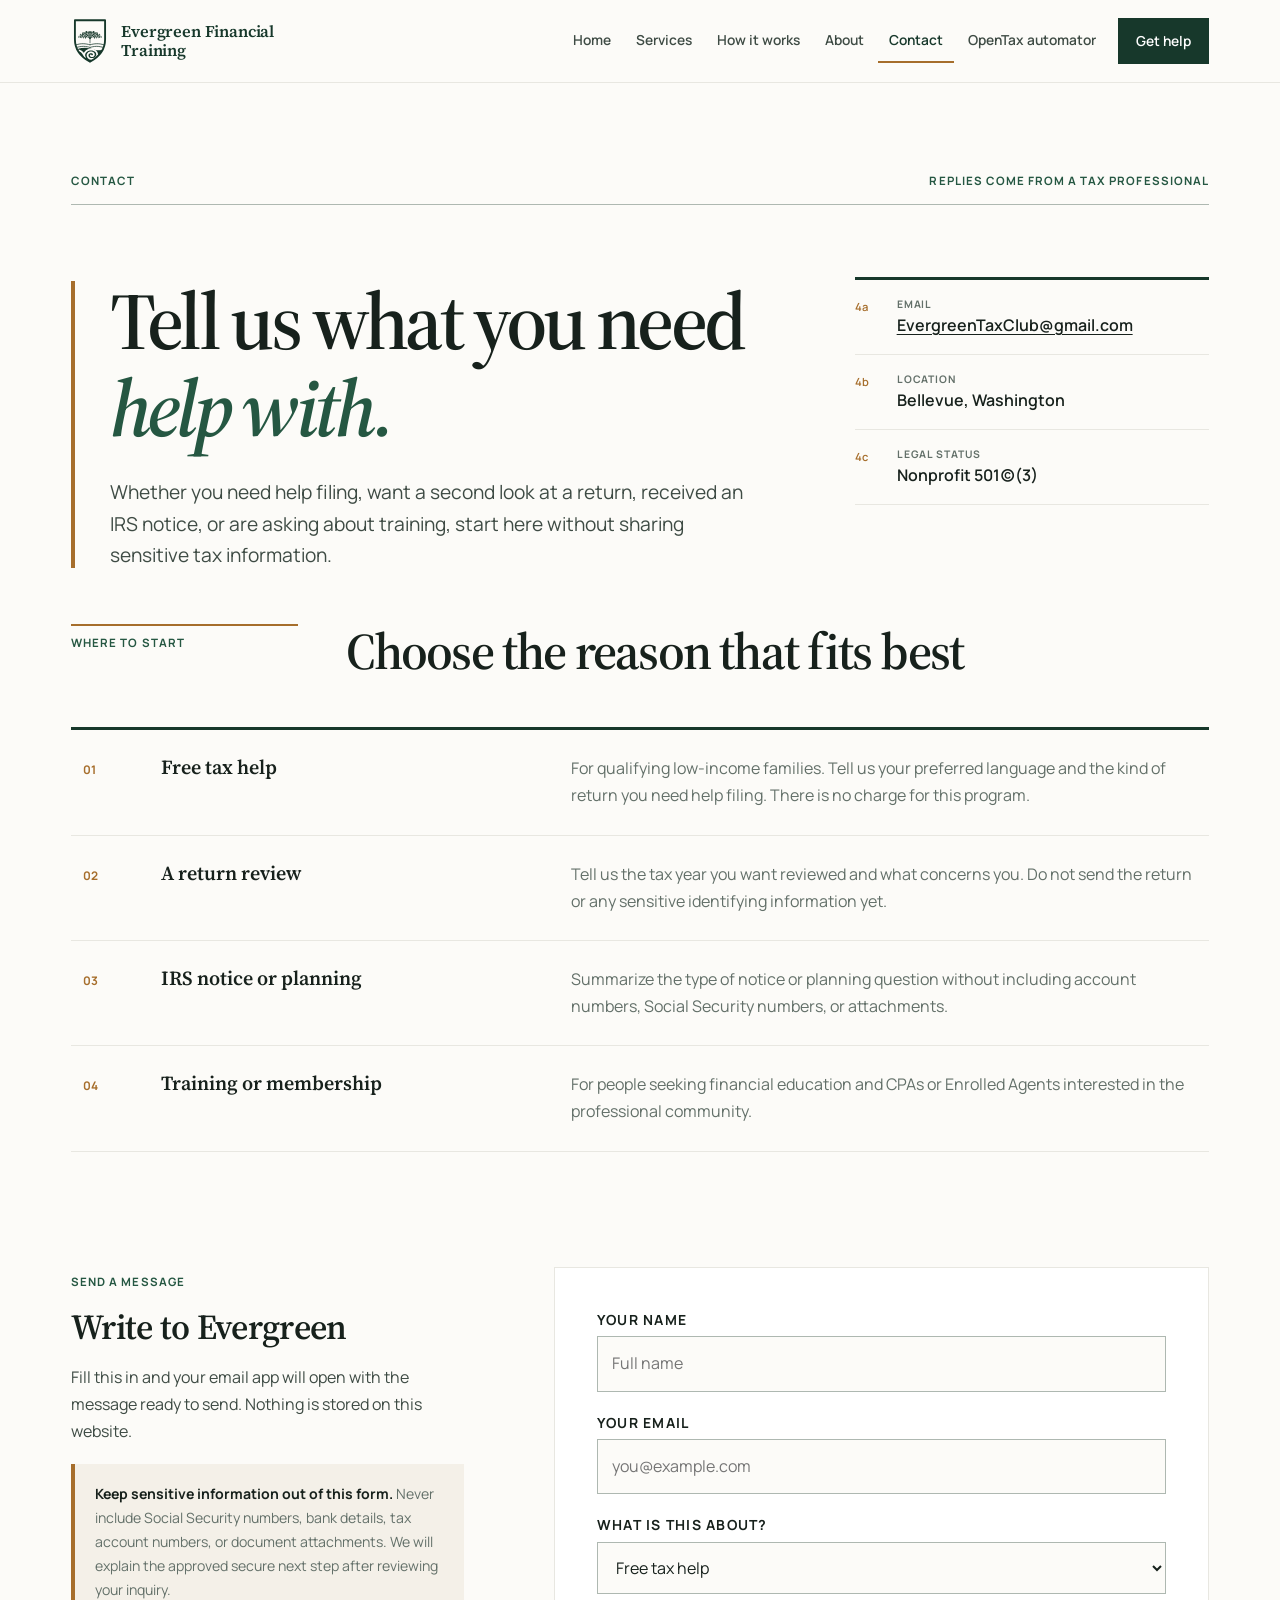
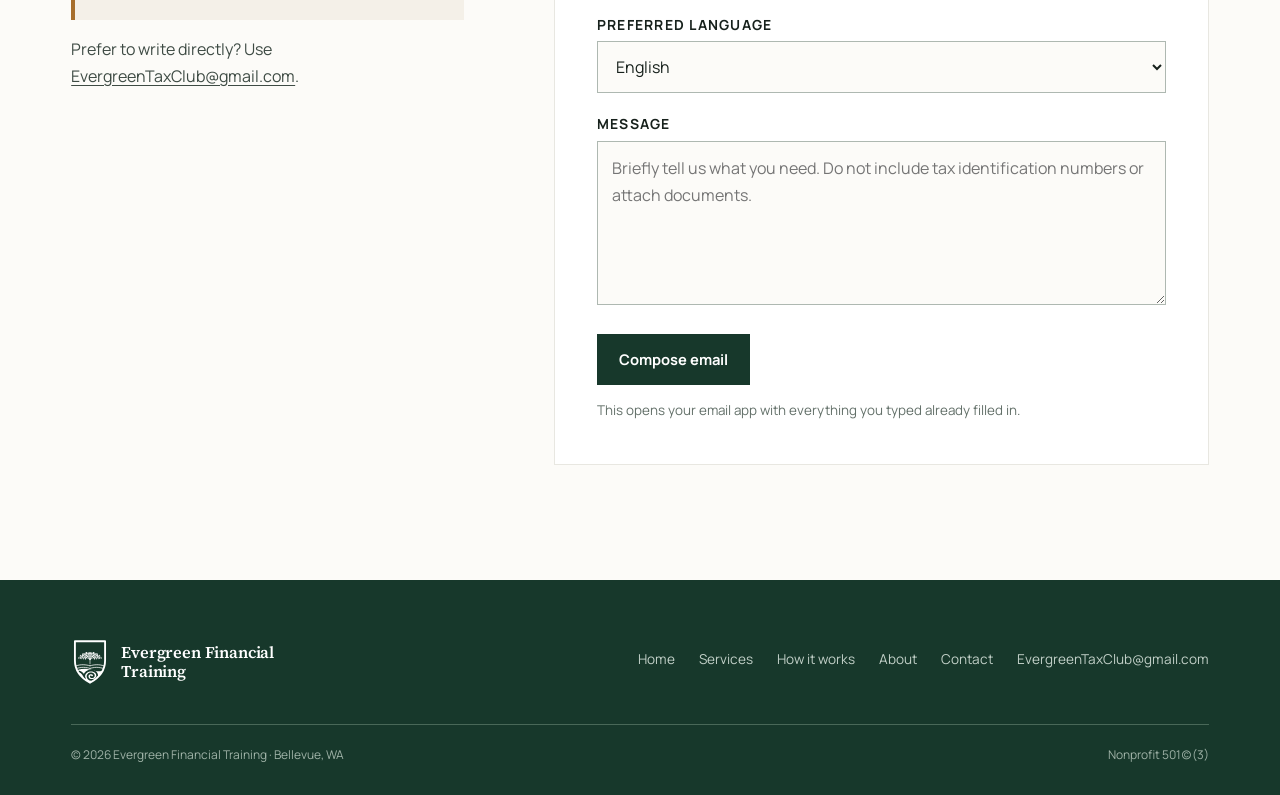
<file: contact.html>
<!DOCTYPE html>
<html lang="en">
<head>
<meta charset="UTF-8">
<meta name="viewport" content="width=device-width, initial-scale=1.0">
<title>Contact — Evergreen Financial Training</title>
<meta name="description" content="Contact Evergreen Financial Training about tax filing, a prior-return review, IRS correspondence, financial education, or professional membership in Bellevue, Washington.">
<link rel="preconnect" href="https://fonts.googleapis.com">
<link rel="preconnect" href="https://fonts.gstatic.com" crossorigin>
<link href="https://fonts.googleapis.com/css2?family=IBM+Plex+Mono:wght@400;500&family=Manrope:wght@400;500;600;700&family=Source+Serif+4:opsz,wght@8..60,500;8..60,600;8..60,700&display=swap" rel="stylesheet">
<link rel="icon" href="images/favicon.svg" type="image/svg+xml">
<meta name="theme-color" content="#17382B">
<link rel="stylesheet" href="styles.css">
</head>
<body>

<header class="site-head">
  <div class="wrap head-inner">
    <a class="brand" href="index.html">
      <svg class="brand-logo" xmlns="http://www.w3.org/2000/svg" viewBox="0 0 100 122"
     fill="none" stroke="currentColor" role="img"
     aria-label="Evergreen Financial Training shield">
  <defs><clipPath id="etc-sh-5"><path d="M10,6 H90 V57 C90,85 72,104 50,116 C28,104 10,85 10,57 Z"/></clipPath></defs>
  <g clip-path="url(#etc-sh-5)">
    <path d="M4,90 C16,81 30,77 45,80 C58,82 70,88 80,85 C88,83 94,79 98,75 L98,124 L4,124 Z" fill="currentColor" stroke="none"/>
    <path d="M4,92 C16,84 30,81 37.0,106.9 L36.1,105.2 L35.4,103.4 L34.9,101.5 L34.7,99.6 L34.8,97.8 L35.1,96.0 L35.7,94.2 L36.4,92.5 L37.4,90.9 L38.6,89.5 L40.0,88.2 L41.6,87.0 L43.2,86.0 L45.0,85.1 L46.9,84.5 L48.8,84.0 L50.8,83.7 L52.8,83.7 L54.7,83.8 L56.6,84.1 L58.4,84.5 L60.2,85.2 L61.8,86.0 L63.3,86.9 L64.6,88.0 L65.8,89.1 L66.8,90.4 L67.6,91.7 L68.2,93.1 L68.6,94.6 L68.9,96.0 L68.9,97.4 L68.7,98.9 L68.3,100.2 L67.8,101.6 L67.0,102.8 L66.2,103.9 L65.2,105.0 L64.0,105.9 L62.8,106.7 L61.4,107.4 L60.0,107.9 L58.6,108.3 L57.1,108.6 L55.7,108.7 L54.2,108.6 L52.8,108.4 L51.4,108.1 L50.1,107.7 L48.9,107.1 L47.8,106.5 L46.8,105.7 L45.9,104.9 L45.1,103.9 L44.5,103.0 L44.0,102.0 L43.7,101.0 L43.5,99.9 L43.5,98.9 L43.6,97.9 L43.8,96.9 L44.2,96.0 L44.7,95.1 L45.3,94.3 L46.0,93.6 L46.8,92.9 L47.6,92.3 L48.5,91.9 L49.5,91.5 L50.4,91.2 L51.4,91.1 L52.4,91.0 L53.4,91.0 L54.3,91.2 L55.2,91.4 L56.1,91.7 L56.9,92.0 L57.6,92.5 L58.2,92.9 L58.8,93.5 L59.2,94.1 L59.6,94.7 L59.9,95.3 L60.1,95.9 L60.2,96.6 L60.2,97.2 L60.1,97.8 L59.9,98.3 L59.7,98.9 L59.4,99.4 L59.0,99.8 L58.6,100.2 L58.1,100.6 L57.6,100.9 L57.1,101.1 L56.6,101.2 L56.0,101.4 L55.5,101.4 L55.0,101.4 L54.5,101.3 L54.1,101.2 L53.6,101.1 L53.3,100.9 L52.9,100.7 L52.6,100.4 L52.4,100.2 L52.2,99.9 L52.1,99.6 L52.0,99.3 L52.0,99.1" class="logo-carve" stroke-width="4.6" stroke-linecap="round"/>
    <path d="M6,84 C20,76 36,74 52,78" class="logo-carve" stroke-width="3.4" stroke-linecap="round"/>
    <g stroke-width="2" stroke-linecap="round">
      <path d="M11,72 C26,66 39,68 50,71"/>
      <path d="M89,72 C74,66 61,68 50,71"/>
      <path d="M12,79 C28,73 40,75 50,78"/>
      <path d="M88,79 C72,73 60,75 50,78"/>
    </g>
    <g stroke-width="1.7" stroke-linecap="round">
      <path d="M50.0,66 L50.0,52.0"/>
      <path d="M50.0,54.0 Q44.3,50.0 38.5,48.9"/>
      <path d="M50.0,54.0 Q45.4,46.2 40.8,44.1"/>
      <path d="M50.0,54.0 Q48.4,44.3 46.9,41.7"/>
      <path d="M50.0,54.0 Q51.6,44.3 53.1,41.7"/>
      <path d="M50.0,54.0 Q54.6,46.2 59.2,44.1"/>
      <path d="M50.0,54.0 Q55.7,50.0 61.5,48.9"/>
    </g>
    <g fill="currentColor" stroke="none">
      <ellipse cx="38.3" cy="52.2" rx="2.9" ry="1.25" transform="rotate(-81 38.3 52.2)"/>
      <ellipse cx="40.1" cy="49.0" rx="2.9" ry="1.25" transform="rotate(-63 40.1 49.0)"/>
      <ellipse cx="43.4" cy="46.6" rx="2.9" ry="1.25" transform="rotate(-42 43.4 46.6)"/>
      <ellipse cx="47.7" cy="45.3" rx="2.9" ry="1.25" transform="rotate(-15 47.7 45.3)"/>
      <ellipse cx="52.3" cy="45.3" rx="2.9" ry="1.25" transform="rotate(15 52.3 45.3)"/>
      <ellipse cx="56.6" cy="46.6" rx="2.9" ry="1.25" transform="rotate(42 56.6 46.6)"/>
      <ellipse cx="59.9" cy="49.0" rx="2.9" ry="1.25" transform="rotate(63 59.9 49.0)"/>
      <ellipse cx="61.7" cy="52.2" rx="2.9" ry="1.25" transform="rotate(81 61.7 52.2)"/>
      <ellipse cx="33.4" cy="51.5" rx="2.9" ry="1.25" transform="rotate(-81 33.4 51.5)"/>
      <ellipse cx="34.9" cy="48.3" rx="2.9" ry="1.25" transform="rotate(-69 34.9 48.3)"/>
      <ellipse cx="37.6" cy="45.6" rx="2.9" ry="1.25" transform="rotate(-56 37.6 45.6)"/>
      <ellipse cx="41.2" cy="43.5" rx="2.9" ry="1.25" transform="rotate(-40 41.2 43.5)"/>
      <ellipse cx="45.4" cy="42.2" rx="2.9" ry="1.25" transform="rotate(-21 45.4 42.2)"/>
      <ellipse cx="50.0" cy="41.8" rx="2.9" ry="1.25" transform="rotate(-0 50.0 41.8)"/>
      <ellipse cx="54.6" cy="42.2" rx="2.9" ry="1.25" transform="rotate(21 54.6 42.2)"/>
      <ellipse cx="58.8" cy="43.5" rx="2.9" ry="1.25" transform="rotate(40 58.8 43.5)"/>
      <ellipse cx="62.4" cy="45.6" rx="2.9" ry="1.25" transform="rotate(56 62.4 45.6)"/>
      <ellipse cx="65.1" cy="48.3" rx="2.9" ry="1.25" transform="rotate(69 65.1 48.3)"/>
      <ellipse cx="66.6" cy="51.5" rx="2.9" ry="1.25" transform="rotate(81 66.6 51.5)"/>
      <ellipse cx="28.5" cy="50.8" rx="2.9" ry="1.25" transform="rotate(-82 28.5 50.8)"/>
      <ellipse cx="30.3" cy="47.2" rx="2.9" ry="1.25" transform="rotate(-71 30.3 47.2)"/>
      <ellipse cx="33.2" cy="44.0" rx="2.9" ry="1.25" transform="rotate(-59 33.2 44.0)"/>
      <ellipse cx="37.2" cy="41.5" rx="2.9" ry="1.25" transform="rotate(-45 37.2 41.5)"/>
      <ellipse cx="42.0" cy="39.6" rx="2.9" ry="1.25" transform="rotate(-29 42.0 39.6)"/>
      <ellipse cx="47.3" cy="38.7" rx="2.9" ry="1.25" transform="rotate(-10 47.3 38.7)"/>
      <ellipse cx="52.7" cy="38.7" rx="2.9" ry="1.25" transform="rotate(10 52.7 38.7)"/>
      <ellipse cx="58.0" cy="39.6" rx="2.9" ry="1.25" transform="rotate(29 58.0 39.6)"/>
      <ellipse cx="62.8" cy="41.5" rx="2.9" ry="1.25" transform="rotate(45 62.8 41.5)"/>
      <ellipse cx="66.8" cy="44.0" rx="2.9" ry="1.25" transform="rotate(59 66.8 44.0)"/>
      <ellipse cx="69.7" cy="47.2" rx="2.9" ry="1.25" transform="rotate(71 69.7 47.2)"/>
      <ellipse cx="71.5" cy="50.8" rx="2.9" ry="1.25" transform="rotate(82 71.5 50.8)"/>
      <ellipse cx="24.6" cy="50.4" rx="2.9" ry="1.25" transform="rotate(-82 24.6 50.4)"/>
      <ellipse cx="26.7" cy="46.4" rx="2.9" ry="1.25" transform="rotate(-72 26.7 46.4)"/>
      <ellipse cx="30.2" cy="42.9" rx="2.9" ry="1.25" transform="rotate(-61 30.2 42.9)"/>
      <ellipse cx="34.9" cy="40.0" rx="2.9" ry="1.25" transform="rotate(-47 34.9 40.0)"/>
      <ellipse cx="40.6" cy="38.0" rx="2.9" ry="1.25" transform="rotate(-31 40.6 38.0)"/>
      <ellipse cx="46.8" cy="37.0" rx="2.9" ry="1.25" transform="rotate(-11 46.8 37.0)"/>
      <ellipse cx="53.2" cy="37.0" rx="2.9" ry="1.25" transform="rotate(11 53.2 37.0)"/>
      <ellipse cx="59.4" cy="38.0" rx="2.9" ry="1.25" transform="rotate(31 59.4 38.0)"/>
      <ellipse cx="65.1" cy="40.0" rx="2.9" ry="1.25" transform="rotate(47 65.1 40.0)"/>
      <ellipse cx="69.8" cy="42.9" rx="2.9" ry="1.25" transform="rotate(61 69.8 42.9)"/>
      <ellipse cx="73.3" cy="46.4" rx="2.9" ry="1.25" transform="rotate(72 73.3 46.4)"/>
      <ellipse cx="75.4" cy="50.4" rx="2.9" ry="1.25" transform="rotate(82 75.4 50.4)"/>
      <ellipse cx="20.7" cy="50.1" rx="2.9" ry="1.25" transform="rotate(-82 20.7 50.1)"/>
      <ellipse cx="24.4" cy="44.3" rx="2.9" ry="1.25" transform="rotate(-69 24.4 44.3)"/>
      <ellipse cx="31.1" cy="39.5" rx="2.9" ry="1.25" transform="rotate(-53 31.1 39.5)"/>
      <ellipse cx="40.0" cy="36.5" rx="2.9" ry="1.25" transform="rotate(-30 40.0 36.5)"/>
      <ellipse cx="50.0" cy="35.4" rx="2.9" ry="1.25" transform="rotate(-0 50.0 35.4)"/>
      <ellipse cx="60.0" cy="36.5" rx="2.9" ry="1.25" transform="rotate(30 60.0 36.5)"/>
      <ellipse cx="68.9" cy="39.5" rx="2.9" ry="1.25" transform="rotate(53 68.9 39.5)"/>
      <ellipse cx="75.6" cy="44.3" rx="2.9" ry="1.25" transform="rotate(69 75.6 44.3)"/>
      <ellipse cx="79.3" cy="50.1" rx="2.9" ry="1.25" transform="rotate(82 79.3 50.1)"/>
    </g>
  </g>
  <path d="M10,6 H90 V57 C90,85 72,104 50,116 C28,104 10,85 10,57 Z" stroke-width="5" stroke-linejoin="round"/>
</svg>
      <span class="brand-name">Evergreen Financial Training</span>
    </a>
    <button class="nav-toggle" aria-expanded="false" aria-controls="site-nav">Menu</button>
    <nav class="site-nav" id="site-nav" aria-label="Main">
      <ul>
        <li><a href="index.html">Home</a></li>
        <li><a href="index.html#services">Services</a></li>
        <li><a href="index.html#process">How it works</a></li>
        <li><a href="about.html">About</a></li>
        <li><a href="contact.html" aria-current="page">Contact</a></li>
        <li><a href="portal.html">OpenTax automator</a></li>
        <li><a class="nav-cta" href="#help">Get help</a></li>
      </ul>
    </nav>
  </div>
</header>

<main>

  <section class="hero" style="padding-bottom:52px">
    <div class="wrap">
      <div class="doc-rule">
        <span class="mono">Contact</span>
        <span class="mono">Replies come from a tax professional</span>
      </div>
      <div class="hero-grid">
        <div>
          <h1>Tell us what you need <span class="accent">help with.</span></h1>
          <p class="lede">Whether you need help filing, want a second look at a return, received an IRS notice, or are asking about training, start here without sharing sensitive tax information.</p>
        </div>
        <div class="fields" data-reveal-group>
          <div class="field">
            <span class="field-no">4a</span>
            <span>
              <span class="field-label">Email</span>
              <span class="field-value"><a href="mailto:EvergreenTaxClub@gmail.com" style="color:var(--stamp);text-decoration:underline;text-underline-offset:3px">EvergreenTaxClub@gmail.com</a></span>
            </span>
          </div>
          <div class="field">
            <span class="field-no">4b</span>
            <span>
              <span class="field-label">Location</span>
              <span class="field-value">Bellevue, Washington</span>
            </span>
          </div>
          <div class="field">
            <span class="field-no">4c</span>
            <span>
              <span class="field-label">Legal status</span>
              <span class="field-value">Nonprofit 501(c)(3)</span>
            </span>
          </div>
        </div>
      </div>
    </div>
  </section>

  <!-- ========== The three routes in ========== -->
  <section class="section" style="padding-top:0">
    <div class="wrap">
      <div class="section-head">
        <span class="mono">Where to start</span>
        <h2>Choose the reason that fits best</h2>
      </div>

      <div class="ledger" data-reveal-group>
        <div class="ledger-row" id="help">
          <span class="ledger-no">01</span>
          <h3>Free tax help</h3>
          <p>For qualifying low-income families. Tell us your preferred language and the kind of return you need help filing. There is no charge for this program.</p>
        </div>
        <div class="ledger-row" id="review">
          <span class="ledger-no">02</span>
          <h3>A return review</h3>
          <p>Tell us the tax year you want reviewed and what concerns you. Do not send the return or any sensitive identifying information yet.</p>
        </div>
        <div class="ledger-row" id="join">
          <span class="ledger-no">03</span>
          <h3>IRS notice or planning</h3>
          <p>Summarize the type of notice or planning question without including account numbers, Social Security numbers, or attachments.</p>
        </div>
        <div class="ledger-row" id="training">
          <span class="ledger-no">04</span>
          <h3>Training or membership</h3>
          <p>For people seeking financial education and CPAs or Enrolled Agents interested in the professional community.</p>
        </div>
      </div>
    </div>
  </section>

  <!-- ========== Form ==========
       No server sits behind this site, so submitting composes a
       pre-filled email in the visitor's own mail app rather than
       posting anywhere. Everything typed here is carried across.

       To collect messages directly instead, sign up for a hosted
       form service (Formspree, Netlify Forms), point the <form>
       at its action URL, and delete the data-mailto-form
       attribute along with the handler in site.js.
       ========================================= -->
  <section class="section" id="message" style="padding-top:0">
    <div class="wrap split split-narrow" data-reveal-group>
      <div>
        <span class="mono">Send a message</span>
        <h2 style="margin-top:14px;font-size:clamp(1.7rem,3.2vw,2.2rem);letter-spacing:-.02em">Write to Evergreen</h2>
        <div class="prose" style="margin-top:18px">
          <p>Fill this in and your email app will open with the message ready to send. Nothing is stored on this website.</p>
          <p class="privacy-callout"><strong>Keep sensitive information out of this form.</strong> Never include Social Security numbers, bank details, tax account numbers, or document attachments. We will explain the approved secure next step after reviewing your inquiry.</p>
          <p>Prefer to write directly? Use <a href="mailto:EvergreenTaxClub@gmail.com" style="color:var(--stamp);text-decoration:underline;text-underline-offset:3px">EvergreenTaxClub@gmail.com</a>.</p>
        </div>
      </div>

      <form class="panel" data-mailto-form="EvergreenTaxClub@gmail.com" novalidate>
        <div class="form-field">
          <label class="field-label" for="f-name">Your name</label>
          <input id="f-name" name="name" type="text" autocomplete="name" placeholder="Full name" required>
        </div>
        <div class="form-field">
          <label class="field-label" for="f-email">Your email</label>
          <input id="f-email" name="email" type="email" autocomplete="email" placeholder="you@example.com" required>
        </div>
        <div class="form-field">
          <label class="field-label" for="f-topic">What is this about?</label>
          <select id="f-topic" name="topic">
            <option value="Free tax help">Free tax help</option>
            <option value="A return review">A return review</option>
            <option value="IRS notice or planning">IRS notice or planning</option>
            <option value="Training or membership">Training or membership</option>
            <option value="Something else">Something else</option>
          </select>
        </div>
        <div class="form-field">
          <label class="field-label" for="f-language">Preferred language</label>
          <select id="f-language" name="language">
            <option value="English">English</option>
            <option value="Chinese">中文 / Chinese</option>
            <option value="Another language">Another language</option>
          </select>
        </div>
        <div class="form-field">
          <label class="field-label" for="f-message">Message</label>
          <textarea id="f-message" name="message" rows="5" placeholder="Briefly tell us what you need. Do not include tax identification numbers or attach documents." required></textarea>
        </div>
        <button class="btn btn-primary" type="submit">Compose email</button>
        <p class="form-note" data-form-status role="status">This opens your email app with everything you typed already filled in.</p>
      </form>
    </div>
  </section>

</main>

<footer class="site-foot">
  <div class="wrap">
    <div class="foot-top">
      <a class="brand" href="index.html">
        <svg class="brand-logo" xmlns="http://www.w3.org/2000/svg" viewBox="0 0 100 122"
     fill="none" stroke="currentColor" role="img"
     aria-label="Evergreen Financial Training shield">
  <defs><clipPath id="etc-sh-6"><path d="M10,6 H90 V57 C90,85 72,104 50,116 C28,104 10,85 10,57 Z"/></clipPath></defs>
  <g clip-path="url(#etc-sh-6)">
    <path d="M4,90 C16,81 30,77 45,80 C58,82 70,88 80,85 C88,83 94,79 98,75 L98,124 L4,124 Z" fill="currentColor" stroke="none"/>
    <path d="M4,92 C16,84 30,81 37.0,106.9 L36.1,105.2 L35.4,103.4 L34.9,101.5 L34.7,99.6 L34.8,97.8 L35.1,96.0 L35.7,94.2 L36.4,92.5 L37.4,90.9 L38.6,89.5 L40.0,88.2 L41.6,87.0 L43.2,86.0 L45.0,85.1 L46.9,84.5 L48.8,84.0 L50.8,83.7 L52.8,83.7 L54.7,83.8 L56.6,84.1 L58.4,84.5 L60.2,85.2 L61.8,86.0 L63.3,86.9 L64.6,88.0 L65.8,89.1 L66.8,90.4 L67.6,91.7 L68.2,93.1 L68.6,94.6 L68.9,96.0 L68.9,97.4 L68.7,98.9 L68.3,100.2 L67.8,101.6 L67.0,102.8 L66.2,103.9 L65.2,105.0 L64.0,105.9 L62.8,106.7 L61.4,107.4 L60.0,107.9 L58.6,108.3 L57.1,108.6 L55.7,108.7 L54.2,108.6 L52.8,108.4 L51.4,108.1 L50.1,107.7 L48.9,107.1 L47.8,106.5 L46.8,105.7 L45.9,104.9 L45.1,103.9 L44.5,103.0 L44.0,102.0 L43.7,101.0 L43.5,99.9 L43.5,98.9 L43.6,97.9 L43.8,96.9 L44.2,96.0 L44.7,95.1 L45.3,94.3 L46.0,93.6 L46.8,92.9 L47.6,92.3 L48.5,91.9 L49.5,91.5 L50.4,91.2 L51.4,91.1 L52.4,91.0 L53.4,91.0 L54.3,91.2 L55.2,91.4 L56.1,91.7 L56.9,92.0 L57.6,92.5 L58.2,92.9 L58.8,93.5 L59.2,94.1 L59.6,94.7 L59.9,95.3 L60.1,95.9 L60.2,96.6 L60.2,97.2 L60.1,97.8 L59.9,98.3 L59.7,98.9 L59.4,99.4 L59.0,99.8 L58.6,100.2 L58.1,100.6 L57.6,100.9 L57.1,101.1 L56.6,101.2 L56.0,101.4 L55.5,101.4 L55.0,101.4 L54.5,101.3 L54.1,101.2 L53.6,101.1 L53.3,100.9 L52.9,100.7 L52.6,100.4 L52.4,100.2 L52.2,99.9 L52.1,99.6 L52.0,99.3 L52.0,99.1" class="logo-carve" stroke-width="4.6" stroke-linecap="round"/>
    <path d="M6,84 C20,76 36,74 52,78" class="logo-carve" stroke-width="3.4" stroke-linecap="round"/>
    <g stroke-width="2" stroke-linecap="round">
      <path d="M11,72 C26,66 39,68 50,71"/>
      <path d="M89,72 C74,66 61,68 50,71"/>
      <path d="M12,79 C28,73 40,75 50,78"/>
      <path d="M88,79 C72,73 60,75 50,78"/>
    </g>
    <g stroke-width="1.7" stroke-linecap="round">
      <path d="M50.0,66 L50.0,52.0"/>
      <path d="M50.0,54.0 Q44.3,50.0 38.5,48.9"/>
      <path d="M50.0,54.0 Q45.4,46.2 40.8,44.1"/>
      <path d="M50.0,54.0 Q48.4,44.3 46.9,41.7"/>
      <path d="M50.0,54.0 Q51.6,44.3 53.1,41.7"/>
      <path d="M50.0,54.0 Q54.6,46.2 59.2,44.1"/>
      <path d="M50.0,54.0 Q55.7,50.0 61.5,48.9"/>
    </g>
    <g fill="currentColor" stroke="none">
      <ellipse cx="38.3" cy="52.2" rx="2.9" ry="1.25" transform="rotate(-81 38.3 52.2)"/>
      <ellipse cx="40.1" cy="49.0" rx="2.9" ry="1.25" transform="rotate(-63 40.1 49.0)"/>
      <ellipse cx="43.4" cy="46.6" rx="2.9" ry="1.25" transform="rotate(-42 43.4 46.6)"/>
      <ellipse cx="47.7" cy="45.3" rx="2.9" ry="1.25" transform="rotate(-15 47.7 45.3)"/>
      <ellipse cx="52.3" cy="45.3" rx="2.9" ry="1.25" transform="rotate(15 52.3 45.3)"/>
      <ellipse cx="56.6" cy="46.6" rx="2.9" ry="1.25" transform="rotate(42 56.6 46.6)"/>
      <ellipse cx="59.9" cy="49.0" rx="2.9" ry="1.25" transform="rotate(63 59.9 49.0)"/>
      <ellipse cx="61.7" cy="52.2" rx="2.9" ry="1.25" transform="rotate(81 61.7 52.2)"/>
      <ellipse cx="33.4" cy="51.5" rx="2.9" ry="1.25" transform="rotate(-81 33.4 51.5)"/>
      <ellipse cx="34.9" cy="48.3" rx="2.9" ry="1.25" transform="rotate(-69 34.9 48.3)"/>
      <ellipse cx="37.6" cy="45.6" rx="2.9" ry="1.25" transform="rotate(-56 37.6 45.6)"/>
      <ellipse cx="41.2" cy="43.5" rx="2.9" ry="1.25" transform="rotate(-40 41.2 43.5)"/>
      <ellipse cx="45.4" cy="42.2" rx="2.9" ry="1.25" transform="rotate(-21 45.4 42.2)"/>
      <ellipse cx="50.0" cy="41.8" rx="2.9" ry="1.25" transform="rotate(-0 50.0 41.8)"/>
      <ellipse cx="54.6" cy="42.2" rx="2.9" ry="1.25" transform="rotate(21 54.6 42.2)"/>
      <ellipse cx="58.8" cy="43.5" rx="2.9" ry="1.25" transform="rotate(40 58.8 43.5)"/>
      <ellipse cx="62.4" cy="45.6" rx="2.9" ry="1.25" transform="rotate(56 62.4 45.6)"/>
      <ellipse cx="65.1" cy="48.3" rx="2.9" ry="1.25" transform="rotate(69 65.1 48.3)"/>
      <ellipse cx="66.6" cy="51.5" rx="2.9" ry="1.25" transform="rotate(81 66.6 51.5)"/>
      <ellipse cx="28.5" cy="50.8" rx="2.9" ry="1.25" transform="rotate(-82 28.5 50.8)"/>
      <ellipse cx="30.3" cy="47.2" rx="2.9" ry="1.25" transform="rotate(-71 30.3 47.2)"/>
      <ellipse cx="33.2" cy="44.0" rx="2.9" ry="1.25" transform="rotate(-59 33.2 44.0)"/>
      <ellipse cx="37.2" cy="41.5" rx="2.9" ry="1.25" transform="rotate(-45 37.2 41.5)"/>
      <ellipse cx="42.0" cy="39.6" rx="2.9" ry="1.25" transform="rotate(-29 42.0 39.6)"/>
      <ellipse cx="47.3" cy="38.7" rx="2.9" ry="1.25" transform="rotate(-10 47.3 38.7)"/>
      <ellipse cx="52.7" cy="38.7" rx="2.9" ry="1.25" transform="rotate(10 52.7 38.7)"/>
      <ellipse cx="58.0" cy="39.6" rx="2.9" ry="1.25" transform="rotate(29 58.0 39.6)"/>
      <ellipse cx="62.8" cy="41.5" rx="2.9" ry="1.25" transform="rotate(45 62.8 41.5)"/>
      <ellipse cx="66.8" cy="44.0" rx="2.9" ry="1.25" transform="rotate(59 66.8 44.0)"/>
      <ellipse cx="69.7" cy="47.2" rx="2.9" ry="1.25" transform="rotate(71 69.7 47.2)"/>
      <ellipse cx="71.5" cy="50.8" rx="2.9" ry="1.25" transform="rotate(82 71.5 50.8)"/>
      <ellipse cx="24.6" cy="50.4" rx="2.9" ry="1.25" transform="rotate(-82 24.6 50.4)"/>
      <ellipse cx="26.7" cy="46.4" rx="2.9" ry="1.25" transform="rotate(-72 26.7 46.4)"/>
      <ellipse cx="30.2" cy="42.9" rx="2.9" ry="1.25" transform="rotate(-61 30.2 42.9)"/>
      <ellipse cx="34.9" cy="40.0" rx="2.9" ry="1.25" transform="rotate(-47 34.9 40.0)"/>
      <ellipse cx="40.6" cy="38.0" rx="2.9" ry="1.25" transform="rotate(-31 40.6 38.0)"/>
      <ellipse cx="46.8" cy="37.0" rx="2.9" ry="1.25" transform="rotate(-11 46.8 37.0)"/>
      <ellipse cx="53.2" cy="37.0" rx="2.9" ry="1.25" transform="rotate(11 53.2 37.0)"/>
      <ellipse cx="59.4" cy="38.0" rx="2.9" ry="1.25" transform="rotate(31 59.4 38.0)"/>
      <ellipse cx="65.1" cy="40.0" rx="2.9" ry="1.25" transform="rotate(47 65.1 40.0)"/>
      <ellipse cx="69.8" cy="42.9" rx="2.9" ry="1.25" transform="rotate(61 69.8 42.9)"/>
      <ellipse cx="73.3" cy="46.4" rx="2.9" ry="1.25" transform="rotate(72 73.3 46.4)"/>
      <ellipse cx="75.4" cy="50.4" rx="2.9" ry="1.25" transform="rotate(82 75.4 50.4)"/>
      <ellipse cx="20.7" cy="50.1" rx="2.9" ry="1.25" transform="rotate(-82 20.7 50.1)"/>
      <ellipse cx="24.4" cy="44.3" rx="2.9" ry="1.25" transform="rotate(-69 24.4 44.3)"/>
      <ellipse cx="31.1" cy="39.5" rx="2.9" ry="1.25" transform="rotate(-53 31.1 39.5)"/>
      <ellipse cx="40.0" cy="36.5" rx="2.9" ry="1.25" transform="rotate(-30 40.0 36.5)"/>
      <ellipse cx="50.0" cy="35.4" rx="2.9" ry="1.25" transform="rotate(-0 50.0 35.4)"/>
      <ellipse cx="60.0" cy="36.5" rx="2.9" ry="1.25" transform="rotate(30 60.0 36.5)"/>
      <ellipse cx="68.9" cy="39.5" rx="2.9" ry="1.25" transform="rotate(53 68.9 39.5)"/>
      <ellipse cx="75.6" cy="44.3" rx="2.9" ry="1.25" transform="rotate(69 75.6 44.3)"/>
      <ellipse cx="79.3" cy="50.1" rx="2.9" ry="1.25" transform="rotate(82 79.3 50.1)"/>
    </g>
  </g>
  <path d="M10,6 H90 V57 C90,85 72,104 50,116 C28,104 10,85 10,57 Z" stroke-width="5" stroke-linejoin="round"/>
</svg>
        <span class="brand-name">Evergreen Financial Training</span>
      </a>
      <div class="foot-links">
        <a href="index.html">Home</a>
        <a href="index.html#services">Services</a>
        <a href="index.html#process">How it works</a>
        <a href="about.html">About</a>
        <a href="contact.html">Contact</a>
        <a href="mailto:EvergreenTaxClub@gmail.com">EvergreenTaxClub@gmail.com</a>
      </div>
    </div>
    <div class="foot-bottom">
      <span>© 2026 Evergreen Financial Training · Bellevue, WA</span>
      <span>Nonprofit 501(c)(3)</span>
    </div>
  </div>
</footer>

<script src="site.js"></script>
</body>
</html>
</file>
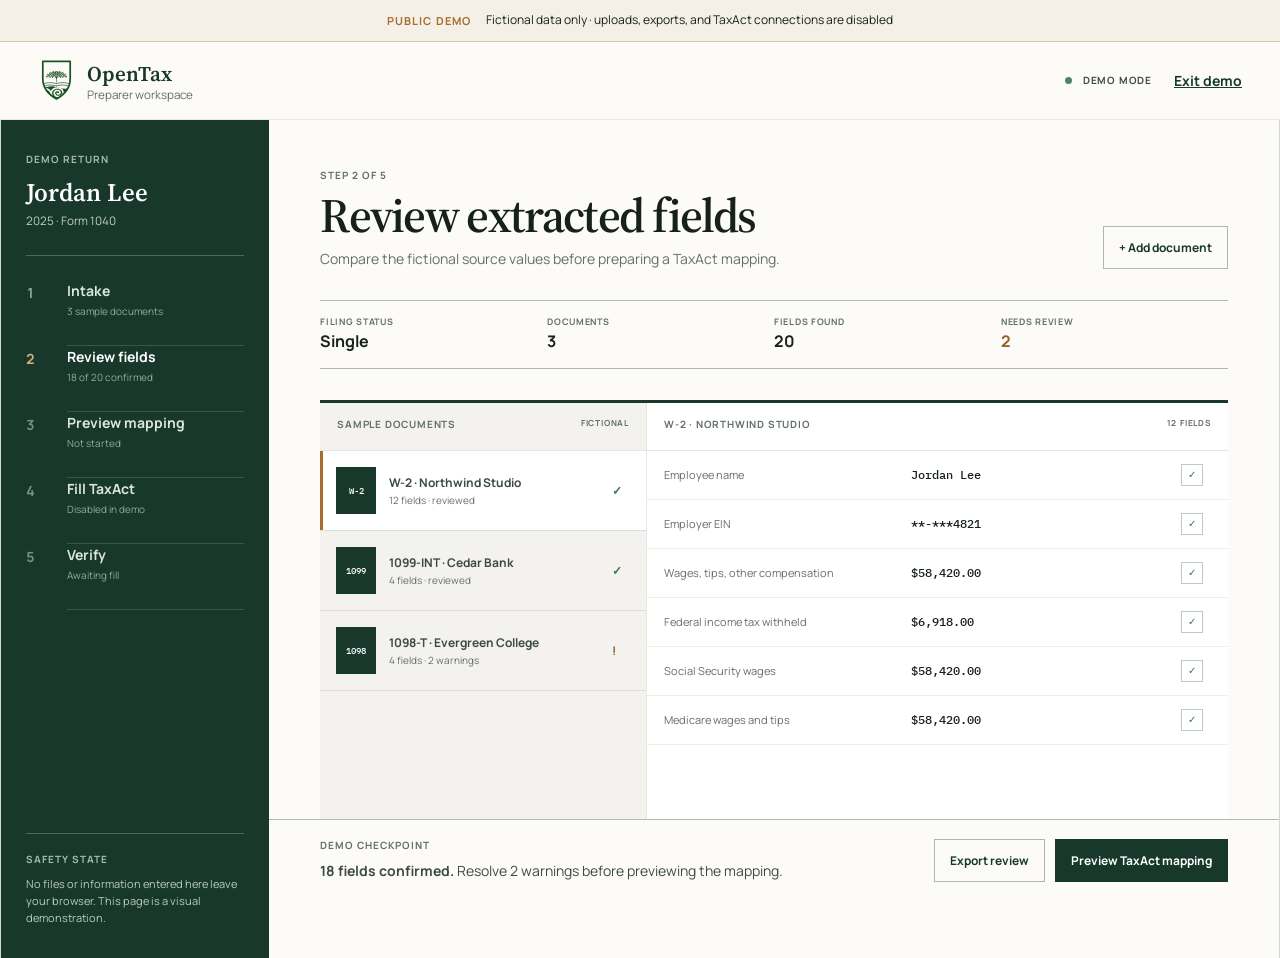
<file: demo-dashboard.html>
<!DOCTYPE html>
<html lang="en">
<head>
<meta charset="UTF-8">
<meta name="viewport" content="width=device-width, initial-scale=1.0">
<title>OpenTax Dashboard Demo — Evergreen Financial Training</title>
<meta name="description" content="A public, view-only demonstration of the OpenTax preparer workflow using fictional data.">
<link rel="preconnect" href="https://fonts.googleapis.com">
<link rel="preconnect" href="https://fonts.gstatic.com" crossorigin>
<link href="https://fonts.googleapis.com/css2?family=IBM+Plex+Mono:wght@400;500&family=Manrope:wght@400;500;600;700&family=Source+Serif+4:opsz,wght@8..60,500;8..60,600;8..60,700&display=swap" rel="stylesheet">
<link rel="icon" href="images/favicon.svg" type="image/svg+xml">
<link rel="stylesheet" href="demo-dashboard.css">
</head>
<body>
<div class="demo-banner" role="status"><strong>Public demo</strong><span>Fictional data only · uploads, exports, and TaxAct connections are disabled</span></div>

<header class="app-head">
  <a class="app-brand" href="portal.html"><img src="images/favicon.svg" alt=""><span><b>OpenTax</b><small>Preparer workspace</small></span></a>
  <div class="app-actions"><span class="connection"><i></i> Demo mode</span><a href="portal.html">Exit demo</a></div>
</header>

<main class="workspace">
  <aside class="rail" aria-label="Demo return workflow">
    <div class="return-id"><span class="eyebrow">Demo return</span><strong>Jordan Lee</strong><small>2025 · Form 1040</small></div>
    <ol class="steps">
      <li class="done"><span>1</span><div><b>Intake</b><small>3 sample documents</small></div></li>
      <li class="active"><span>2</span><div><b>Review fields</b><small>18 of 20 confirmed</small></div></li>
      <li><span>3</span><div><b>Preview mapping</b><small>Not started</small></div></li>
      <li><span>4</span><div><b>Fill TaxAct</b><small>Disabled in demo</small></div></li>
      <li><span>5</span><div><b>Verify</b><small>Awaiting fill</small></div></li>
    </ol>
    <div class="rail-note"><span class="eyebrow">Safety state</span><p>No files or information entered here leave your browser. This page is a visual demonstration.</p></div>
  </aside>

  <section class="main-panel">
    <div class="panel-heading">
      <div><span class="eyebrow">Step 2 of 5</span><h1>Review extracted fields</h1><p>Compare the fictional source values before preparing a TaxAct mapping.</p></div>
      <button class="quiet-button" type="button" data-demo-action="Uploads are disabled in this public demo.">+ Add document</button>
    </div>

    <div class="summary-strip" aria-label="Return summary">
      <div><span>Filing status</span><b>Single</b></div><div><span>Documents</span><b>3</b></div><div><span>Fields found</span><b>20</b></div><div><span>Needs review</span><b class="warning">2</b></div>
    </div>

    <div class="work-grid">
      <section class="documents" aria-label="Sample documents">
        <div class="section-label"><span>Sample documents</span><small>Fictional</small></div>
        <button class="document active" type="button" data-doc="w2"><span class="doc-icon">W-2</span><span><b>W-2 · Northwind Studio</b><small>12 fields · reviewed</small></span><em>✓</em></button>
        <button class="document" type="button" data-doc="1099"><span class="doc-icon">1099</span><span><b>1099-INT · Cedar Bank</b><small>4 fields · reviewed</small></span><em>✓</em></button>
        <button class="document" type="button" data-doc="1098"><span class="doc-icon">1098</span><span><b>1098-T · Evergreen College</b><small>4 fields · 2 warnings</small></span><em class="warn">!</em></button>
      </section>

      <section class="field-review" aria-live="polite">
        <div class="section-label"><span id="form-title">W-2 · Northwind Studio</span><small id="form-status">12 fields</small></div>
        <div id="field-list"></div>
      </section>
    </div>

    <div class="action-bar">
      <div><span class="eyebrow">Demo checkpoint</span><p><strong>18 fields confirmed.</strong> Resolve 2 warnings before previewing the mapping.</p></div>
      <div><button class="quiet-button" type="button" data-demo-action="Exports are disabled in this public demo.">Export review</button><button class="primary-button" type="button" data-demo-action="This is a view-only demo. The real Windows companion creates the TaxAct preview.">Preview TaxAct mapping</button></div>
    </div>
  </section>
</main>

<div class="toast" id="demo-toast" role="status" aria-live="polite"></div>
<script src="demo-dashboard.js"></script>
</body>
</html>
</file>
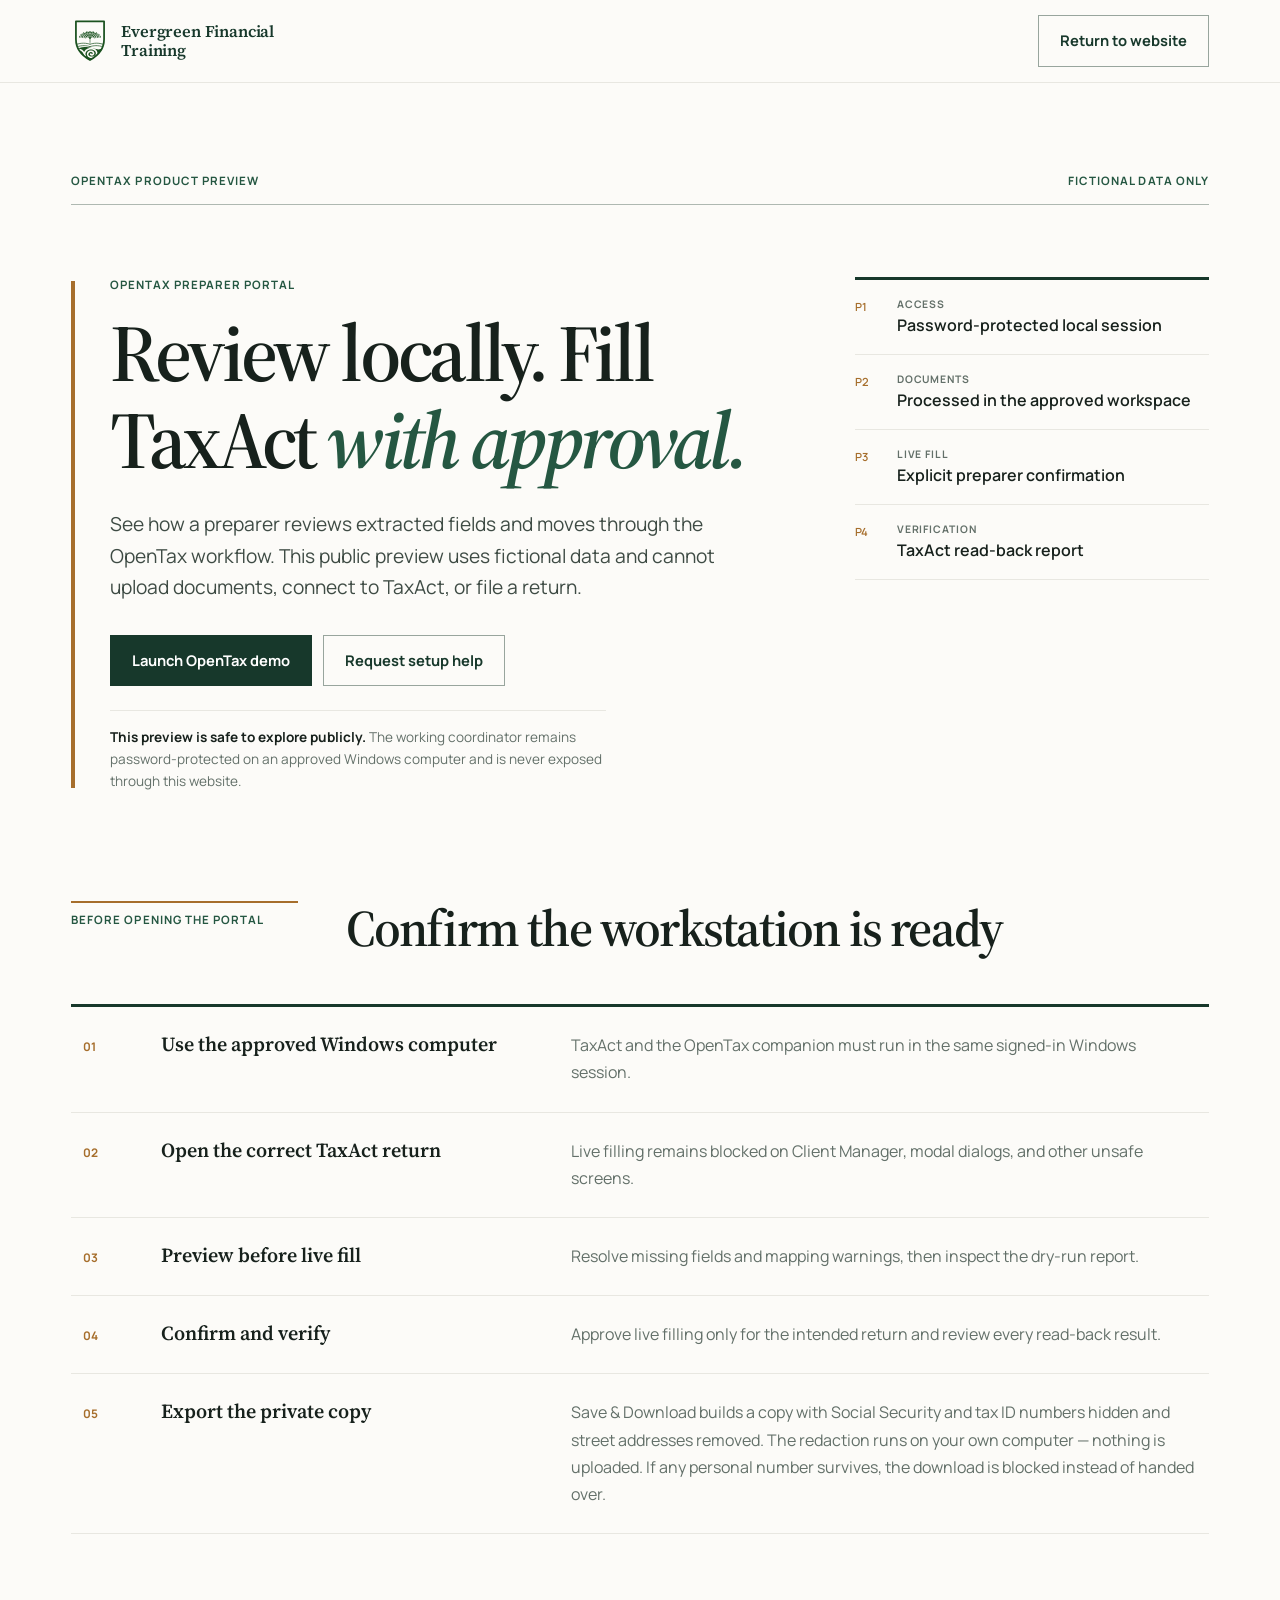
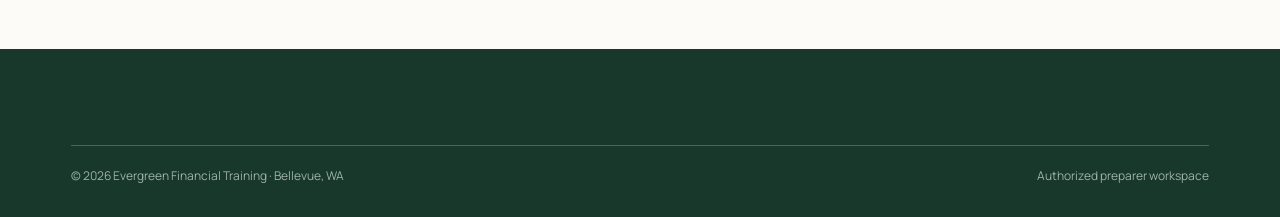
<file: portal.html>
<!DOCTYPE html>
<html lang="en">
<head>
<meta charset="UTF-8">
<meta name="viewport" content="width=device-width, initial-scale=1.0">
<title>Preparer Portal — Evergreen Financial Training</title>
<meta name="description" content="Open the approved local OpenTax preparer portal for document review and TaxAct automation.">
<link rel="preconnect" href="https://fonts.googleapis.com">
<link rel="preconnect" href="https://fonts.gstatic.com" crossorigin>
<link href="https://fonts.googleapis.com/css2?family=IBM+Plex+Mono:wght@400;500&family=Manrope:wght@400;500;600;700&family=Source+Serif+4:opsz,wght@8..60,500;8..60,600;8..60,700&display=swap" rel="stylesheet">
<link rel="icon" href="images/favicon.svg" type="image/svg+xml">
<meta name="theme-color" content="#17382B">
<link rel="stylesheet" href="styles.css">
</head>
<body>
<header class="site-head">
  <div class="wrap head-inner">
    <a class="brand" href="index.html">
      <img class="brand-logo" src="images/favicon.svg" alt="">
      <span class="brand-name">Evergreen Financial Training</span>
    </a>
    <a class="btn btn-secondary" href="index.html">Return to website</a>
  </div>
</header>

<main>
  <section class="hero portal-hero">
    <div class="wrap">
      <div class="doc-rule"><span class="mono">OpenTax product preview</span><span class="mono">Fictional data only</span></div>
      <div class="hero-grid">
        <div>
          <p class="hero-kicker mono">OpenTax Preparer Portal</p>
          <h1>Review locally. Fill TaxAct <span class="accent">with approval.</span></h1>
          <p class="lede">See how a preparer reviews extracted fields and moves through the OpenTax workflow. This public preview uses fictional data and cannot upload documents, connect to TaxAct, or file a return.</p>
          <div class="btn-row">
            <a class="btn btn-primary" href="demo-dashboard.html">Launch OpenTax demo</a>
            <a class="btn btn-secondary" href="mailto:EvergreenTaxClub@gmail.com?subject=OpenTax%20portal%20setup">Request setup help</a>
          </div>
          <p class="privacy-line"><strong>This preview is safe to explore publicly.</strong> The working coordinator remains password-protected on an approved Windows computer and is never exposed through this website.</p>
        </div>
        <div class="fields" data-reveal-group>
          <div class="field"><span class="field-no">P1</span><span><span class="field-label">Access</span><span class="field-value">Password-protected local session</span></span></div>
          <div class="field"><span class="field-no">P2</span><span><span class="field-label">Documents</span><span class="field-value">Processed in the approved workspace</span></span></div>
          <div class="field"><span class="field-no">P3</span><span><span class="field-label">Live fill</span><span class="field-value">Explicit preparer confirmation</span></span></div>
          <div class="field"><span class="field-no">P4</span><span><span class="field-label">Verification</span><span class="field-value">TaxAct read-back report</span></span></div>
        </div>
      </div>
    </div>
  </section>

  <section class="section" style="padding-top:0">
    <div class="wrap">
      <div class="section-head"><span class="mono">Before opening the portal</span><h2>Confirm the workstation is ready</h2></div>
      <div class="ledger" data-reveal-group>
        <div class="ledger-row"><span class="ledger-no">01</span><h3>Use the approved Windows computer</h3><p>TaxAct and the OpenTax companion must run in the same signed-in Windows session.</p></div>
        <div class="ledger-row"><span class="ledger-no">02</span><h3>Open the correct TaxAct return</h3><p>Live filling remains blocked on Client Manager, modal dialogs, and other unsafe screens.</p></div>
        <div class="ledger-row"><span class="ledger-no">03</span><h3>Preview before live fill</h3><p>Resolve missing fields and mapping warnings, then inspect the dry-run report.</p></div>
        <div class="ledger-row"><span class="ledger-no">04</span><h3>Confirm and verify</h3><p>Approve live filling only for the intended return and review every read-back result.</p></div>
        <div class="ledger-row"><span class="ledger-no">05</span><h3>Export the private copy</h3><p>Save &amp; Download builds a copy with Social Security and tax ID numbers hidden and street addresses removed. The redaction runs on your own computer &mdash; nothing is uploaded. If any personal number survives, the download is blocked instead of handed over.</p></div>
      </div>
    </div>
  </section>
</main>

<footer class="site-foot"><div class="wrap"><div class="foot-bottom"><span>© 2026 Evergreen Financial Training · Bellevue, WA</span><span>Authorized preparer workspace</span></div></div></footer>
<script src="site.js"></script>
</body>
</html>
</file>
<file: styles.css>
/* Evergreen Financial Training — professional practice system */
:root{
  --evergreen:#17382b;
  --pine:#255742;
  --pine-dark:#102a20;
  --paper:#fcfbf8;
  --stone:#e8e7e1;
  --stone-soft:#f3f2ee;
  --ink:#17211c;
  --text:#3e4b44;
  --muted:#637069;
  --brass:#a66e2c;
  --brass-dark:#81531f;
  --white:#fff;
  --display:'Source Serif 4',Georgia,serif;
  --body:'Manrope','Helvetica Neue',Arial,sans-serif;
  --mono:'IBM Plex Mono',ui-monospace,monospace;
  --intl:'PingFang SC','Microsoft YaHei','Noto Sans CJK SC',sans-serif;
  --wrap:1240px;
  --gut:clamp(20px,4vw,52px);
}
*{box-sizing:border-box;margin:0;padding:0}
html{scroll-behavior:smooth;-webkit-text-size-adjust:100%}
body{background:var(--paper);color:var(--text);font:400 16px/1.7 var(--body);-webkit-font-smoothing:antialiased}
h1,h2,h3,h4{color:var(--ink);font-family:var(--display);font-weight:600;line-height:1.08}
a{color:inherit;text-decoration:none}
img{display:block;max-width:100%}
button,input,textarea,select{font:inherit}
:focus-visible{outline:3px solid var(--brass);outline-offset:3px}
.wrap{width:min(100%,var(--wrap));margin-inline:auto;padding-inline:var(--gut)}
.mono,.field-label{color:var(--pine);font:700 .72rem/1.4 var(--body);letter-spacing:.09em;text-transform:uppercase}
.lede{max-width:59ch;color:var(--text);font-size:clamp(1.08rem,1.5vw,1.25rem);line-height:1.65}
.prose p{max-width:66ch;margin-bottom:1.15em}.prose p:last-child{margin:0}.prose strong{color:var(--ink)}

/* Header */
.site-head{position:sticky;top:0;z-index:60;background:var(--paper);border-bottom:1px solid var(--stone)}
.head-inner{display:flex;align-items:center;justify-content:space-between;gap:28px;min-height:82px}
.brand{display:flex;align-items:center;gap:12px;min-height:48px;color:var(--evergreen)}
.brand-logo{width:38px;height:46px;flex:none;color:var(--evergreen);--logo-bg:var(--paper)}
.logo-carve{stroke:var(--logo-bg,var(--paper))}
.brand-name{max-width:220px;color:var(--evergreen);font:600 1.02rem/1.18 var(--display);letter-spacing:-.01em}
.site-nav ul{display:flex;align-items:center;gap:3px;list-style:none}
.site-nav a{display:flex;align-items:center;min-height:44px;padding:9px 11px;color:var(--text);font-size:.86rem;font-weight:600;border-bottom:2px solid transparent}
.site-nav a:hover,.site-nav a[aria-current=page]{color:var(--evergreen);border-color:var(--brass)}
.site-nav a[href="demo-dashboard.html"]{color:var(--pine)}
.site-nav .nav-cta{margin-left:8px;padding:10px 17px;background:var(--evergreen);border:1px solid var(--evergreen);color:var(--white)}
.site-nav .nav-cta:hover{background:var(--pine);border-color:var(--pine);color:var(--white)}
.nav-toggle{display:none;min-width:48px;min-height:44px;padding:8px 12px;background:transparent;border:1px solid #aeb8b1;color:var(--evergreen);font-size:.82rem;font-weight:700;cursor:pointer}

/* Buttons */
.btn{display:inline-flex;align-items:center;justify-content:center;min-height:48px;padding:12px 21px;border:1px solid transparent;font-size:.92rem;font-weight:700;transition:background .18s,border-color .18s,color .18s}
.btn-primary{background:var(--evergreen);color:var(--white)}.btn-primary:hover{background:var(--pine)}
.btn-secondary{border-color:#98a59d;color:var(--evergreen)}.btn-secondary:hover{border-color:var(--evergreen);background:var(--stone-soft)}
.btn-onink{background:var(--white);color:var(--evergreen)}.btn-onink:hover{background:var(--stone-soft)}
.btn-row{display:flex;gap:11px;flex-wrap:wrap;margin-top:31px}

/* Hero */
.hero{padding:clamp(48px,7vw,92px) 0 clamp(66px,8vw,108px)}
.doc-rule{display:flex;justify-content:space-between;gap:20px;padding-bottom:15px;border-bottom:1px solid #aeb8b1}
.hero-grid{display:grid;grid-template-columns:minmax(0,1.25fr) minmax(280px,.65fr);gap:clamp(50px,8vw,112px);align-items:start;margin-top:clamp(42px,6vw,72px)}
.hero-grid>div:first-child{position:relative;padding-left:clamp(20px,3vw,42px)}
.hero-grid>div:first-child:before{content:"";position:absolute;top:4px;bottom:4px;left:0;width:4px;background:var(--brass)}
.hero-kicker{margin-bottom:16px}
.hero h1{max-width:820px;font-size:clamp(2.8rem,6.3vw,5.2rem);letter-spacing:-.045em}
.hero h1 .accent{color:var(--pine);font-style:italic}
.hero .lede{margin-top:26px}
.portal-hero{min-height:calc(100vh - 82px)}
.privacy-line{max-width:62ch;margin-top:24px;padding-top:16px;border-top:1px solid var(--stone);color:var(--muted);font-size:.85rem;line-height:1.6}.privacy-line strong{color:var(--ink)}
.fields{border-top:3px solid var(--evergreen)}
.field{display:grid;grid-template-columns:30px 1fr;gap:12px;padding:17px 0;border-bottom:1px solid var(--stone);align-items:start}
.field-no{color:var(--brass);font:600 .7rem/1.8 var(--body)}
.field-label{display:block;margin-bottom:3px;color:var(--muted);font-size:.65rem}
.field-value{display:block;color:var(--ink);font-weight:600;line-height:1.4}.field-value .num{font-variant-numeric:tabular-nums}

/* Section structure */
.section{padding:clamp(72px,9vw,116px) 0}.section-tight{padding:clamp(54px,7vw,82px) 0}
.section-head{display:grid;grid-template-columns:minmax(150px,.34fr) minmax(0,1fr);gap:25px 48px;max-width:940px;margin-bottom:48px}
.section-head .mono{padding-top:9px;border-top:2px solid var(--brass)}
.section-head h2{font-size:clamp(2rem,4vw,3.2rem);letter-spacing:-.035em}
.section-head p{grid-column:2;color:var(--muted);font-size:1.04rem}.compact-head{margin-bottom:28px}

/* Visitor paths — no decorative numbering */
.intent-section{padding:0 0 clamp(70px,9vw,110px)}
.intent-grid{display:grid;grid-template-columns:repeat(2,1fr);border-top:1px solid #aeb8b1}
.intent-card{position:relative;display:grid;grid-template-columns:1fr auto;gap:10px 24px;min-height:170px;padding:28px 30px;border-bottom:1px solid var(--stone)}
.intent-card:nth-child(odd){border-right:1px solid var(--stone)}
.intent-card:hover{background:var(--stone-soft)}
.intent-no{display:none}.intent-card h3{font-size:1.45rem}.intent-card p{max-width:42ch;color:var(--muted);font-size:.92rem}
.text-link{grid-column:2;grid-row:1/3;align-self:center;color:var(--brass-dark);font-size:.84rem;font-weight:700}

/* Bilingual service */
.langs{padding:clamp(70px,9vw,112px) 0;background:var(--evergreen);color:var(--white)}
.langs .wrap{display:grid;grid-template-columns:.55fr 1.45fr;gap:42px 80px}
.langs .mono{color:#b9c9c0}.lang-stage{min-height:120px}.lang-word{color:var(--white);font-family:var(--display),var(--intl);font-size:clamp(2.25rem,5vw,4.4rem);font-weight:600;line-height:1.08;letter-spacing:-.035em}
.lang-word .tongue{display:block;margin-bottom:12px;color:#cfab79;font:700 .7rem/1.4 var(--body);letter-spacing:.1em;text-transform:uppercase}
.lang-list{display:flex;align-items:start;gap:8px;grid-row:2;padding-top:4px}.lang-chip{min-width:88px;min-height:44px;padding:9px 14px;background:transparent;border:1px solid #789082;color:var(--white);font-family:var(--body),var(--intl);font-weight:700;cursor:pointer}.lang-chip:hover,.lang-chip.is-on{background:var(--white);border-color:var(--white);color:var(--evergreen)}
.langs .note,.lang-ask{grid-column:2;max-width:62ch;color:#d5dfd9}.lang-ask{padding-top:18px;border-top:1px solid #4b6a59;color:var(--white)}
.lang-fade{animation:langIn .35s ease both}@keyframes langIn{from{opacity:0;transform:translateY(6px)}to{opacity:1;transform:none}}

/* Services */
.ledger{border-top:3px solid var(--evergreen)}
.ledger-row{display:grid;grid-template-columns:44px minmax(200px,.75fr) minmax(280px,1.25fr);gap:22px 34px;align-items:baseline;padding:25px 12px;border-bottom:1px solid var(--stone)}
.ledger-no{color:var(--brass);font-size:.74rem;font-weight:700}.ledger-row h3{font-size:1.25rem}.ledger-row p{color:var(--muted)}

/* Actual ordered process */
.process-section{padding:clamp(72px,9vw,112px) 0;background:var(--stone-soft);border-block:1px solid var(--stone)}
.process{display:grid;grid-template-columns:repeat(5,1fr);list-style:none;border-top:2px solid var(--evergreen)}
.process li{padding:25px 22px 10px 0}.process-marker{display:block;margin-bottom:34px;color:var(--brass);font-weight:700;font-variant-numeric:tabular-nums}
.process h3{min-height:2.4em;margin-bottom:9px;font-size:1.08rem}.process p{color:var(--muted);font-size:.84rem;line-height:1.55}

/* Supporting content */
.split{display:grid;grid-template-columns:1fr 1fr;gap:clamp(44px,7vw,92px);align-items:start}.split-wide{grid-template-columns:1.25fr .75fr}.split-narrow{grid-template-columns:.75fr 1.25fr}
.panel{padding:clamp(24px,4vw,42px);background:var(--white);border:1px solid var(--stone)}.panel-quiet{background:var(--stone-soft)}
.offer{padding:clamp(70px,8vw,100px) 0;background:#e1e7e1;border-block:1px solid #bcc9bf}.offer h2{font-size:clamp(2rem,4vw,3rem)}.offer .pull{max-width:58ch;margin-top:25px;padding-left:18px;border-left:3px solid var(--brass);color:var(--ink);font-family:var(--display);font-size:1.2rem;line-height:1.5}
.ph-img{width:100%;background:var(--stone-soft);border:1px solid #bec8c0;object-fit:cover}.ph-portrait{aspect-ratio:3/4}.ph-square{aspect-ratio:1}.ph-wide{aspect-ratio:16/9}
.people{display:grid;grid-template-columns:repeat(3,1fr);border-top:3px solid var(--evergreen)}.person{padding:26px 25px 28px 0;border-bottom:1px solid var(--stone)}.person+.person{padding-left:25px;border-left:1px solid var(--stone)}.person h3{margin:9px 0 3px;font-size:1.25rem}.person p{color:var(--muted);font-size:.9rem}

/* Contact */
.contact-rows{border-top:3px solid var(--evergreen)}.contact-row{display:grid;grid-template-columns:150px 1fr;gap:24px;padding:19px 0;border-bottom:1px solid var(--stone)}.contact-row .val{color:var(--ink);font-weight:600}.contact-row .val a{color:var(--pine);text-decoration:underline;text-decoration-color:#aeb8b1;text-underline-offset:4px}
.form-field{margin-bottom:21px}.form-field label{display:block;margin-bottom:7px;color:var(--ink);font-size:.87rem;font-weight:700}.form-field input,.form-field textarea,.form-field select{width:100%;padding:13px 14px;background:var(--paper);border:1px solid #aeb8b1;border-radius:0;color:var(--ink)}.form-field textarea{min-height:140px;resize:vertical}.form-field input:focus,.form-field textarea:focus,.form-field select:focus{outline:2px solid var(--brass);outline-offset:1px;border-color:var(--brass)}
.form-note{margin-top:14px;color:var(--muted);font-size:.84rem}.privacy-callout{padding:18px 20px;background:#f4f0e8;border-left:4px solid var(--brass);color:var(--muted);font-size:.88rem}.privacy-callout strong{color:var(--ink)}

/* Closing and footer */
.cta-band{padding:58px 0;background:var(--pine-dark);color:var(--white)}.cta-inner{display:flex;justify-content:space-between;align-items:center;gap:42px}.cta-band .mono{color:#aebfb5}.cta-band h2{margin-top:8px;color:var(--white);font-size:clamp(1.8rem,3.2vw,2.6rem)}.cta-band p{margin-top:7px;color:#c4d1c9;font-size:.9rem}
.site-foot{padding:58px 0 30px;background:var(--evergreen);color:#c2d0c8}.site-foot .brand-name,.site-foot .brand-logo{color:var(--white)}.site-foot .brand-logo{--logo-bg:var(--evergreen)}.foot-top{display:flex;justify-content:space-between;gap:42px;align-items:start}.foot-links{display:flex;flex-wrap:wrap;justify-content:flex-end;gap:6px 24px;max-width:680px}.foot-links a{display:flex;align-items:center;min-height:44px;font-size:.85rem}.foot-links a:hover{color:var(--white)}.foot-bottom{display:flex;justify-content:space-between;gap:20px;margin-top:38px;padding-top:20px;border-top:1px solid #496858;color:#9fb2a7;font-size:.75rem}

/* Motion */
.anim .reveal{opacity:0;transform:translateY(14px);transition:opacity .5s ease,transform .5s cubic-bezier(.22,1,.36,1)}.anim .reveal.is-in{opacity:1;transform:none}

@media(max-width:1040px){
  .nav-toggle{display:block}.site-nav{display:none;position:absolute;top:82px;left:0;right:0;padding:14px var(--gut) 20px;background:var(--paper);border-bottom:1px solid var(--stone);box-shadow:0 14px 30px rgba(23,56,43,.12)}.site-nav.is-open{display:block}.site-nav ul{display:block}.site-nav a{padding:12px 8px}.site-nav .nav-cta{margin:8px 0 0;justify-content:center}
  .hero-grid,.split,.split-wide,.split-narrow{grid-template-columns:1fr;gap:48px}.hero-grid{margin-top:45px}.hero-grid>div:first-child{padding-left:27px}
  .langs .wrap{grid-template-columns:1fr}.lang-list{grid-row:auto}.langs .note,.lang-ask{grid-column:auto}
  .process{grid-template-columns:1fr}.process li{display:grid;grid-template-columns:40px 1fr;gap:18px;padding:20px 0;border-bottom:1px solid var(--stone)}.process-marker{margin:0}.process h3{min-height:0}.process p{grid-column:2}
  .people{grid-template-columns:1fr}.person+.person{padding-left:0;border-left:0}.ledger-row{grid-template-columns:35px 1fr}.ledger-row p{grid-column:2}
}
@media(max-width:700px){
  .brand-name{max-width:185px;font-size:.94rem}.doc-rule{display:none}.hero{padding-top:48px}.hero h1{font-size:clamp(2.55rem,13vw,4rem)}
  .section-head{display:block}.section-head .mono{display:inline-block;margin-bottom:16px;padding-top:7px}.section-head p{margin-top:16px}
  .intent-grid{grid-template-columns:1fr}.intent-card:nth-child(odd){border-right:0}.intent-card{grid-template-columns:1fr;min-height:0;padding:25px 4px}.text-link{grid-column:auto;grid-row:auto}
  .contact-row{grid-template-columns:1fr;gap:3px}.cta-inner,.foot-top,.foot-bottom{align-items:flex-start;flex-direction:column}.foot-links{justify-content:flex-start}
  .btn-row .btn{width:100%}.panel{padding:24px 20px}.ledger-row{padding-inline:0}
}
@media(prefers-reduced-motion:reduce){html{scroll-behavior:auto}*,*::before,*::after{animation-duration:.001ms!important;transition-duration:.001ms!important}.anim .reveal{opacity:1;transform:none}}
</file>
<file: demo-dashboard.css>
:root{--evergreen:#17382b;--pine:#255742;--pine-dark:#102a20;--paper:#fcfbf8;--stone:#e8e7e1;--stone-soft:#f3f2ee;--ink:#17211c;--text:#3e4b44;--muted:#637069;--brass:#a66e2c;--warning:#93611f;--white:#fff;--display:'Source Serif 4',Georgia,serif;--body:'Manrope','Helvetica Neue',Arial,sans-serif;--mono:'IBM Plex Mono',monospace}
*{box-sizing:border-box}body{margin:0;background:#e7ebe7;color:var(--text);font:400 14px/1.55 var(--body);-webkit-font-smoothing:antialiased}.demo-banner{min-height:42px;padding:9px 24px;display:flex;justify-content:center;gap:15px;align-items:center;background:#f4f0e8;border-bottom:1px solid #d5c5ad;color:var(--ink);font-size:12px}.demo-banner strong{color:var(--brass);font-size:11px;letter-spacing:.1em;text-transform:uppercase}.app-head{height:78px;padding:0 clamp(18px,3vw,38px);display:flex;justify-content:space-between;align-items:center;background:var(--paper);border-bottom:1px solid var(--stone)}.app-brand{display:flex;gap:12px;align-items:center;color:var(--evergreen);text-decoration:none}.app-brand img{width:37px;height:45px}.app-brand span{display:grid;line-height:1.16}.app-brand b{font:600 21px var(--display)}.app-brand small,.return-id small,.steps small{color:var(--muted)}.app-actions{display:flex;gap:22px;align-items:center}.app-actions a{color:var(--evergreen);font-weight:700}.connection{font-size:10px;font-weight:700;text-transform:uppercase;letter-spacing:.08em}.connection i{display:inline-block;width:7px;height:7px;border-radius:50%;background:#4d8661;margin-right:8px}.workspace{width:min(100%,1500px);min-height:calc(100vh - 120px);margin:auto;display:grid;grid-template-columns:268px 1fr;background:var(--paper);border-inline:1px solid #d2d9d3}.rail{padding:32px 25px;background:var(--evergreen);color:var(--white);display:flex;flex-direction:column}.eyebrow{display:block;margin-bottom:7px;color:var(--muted);font-size:10px;font-weight:700;letter-spacing:.1em;text-transform:uppercase}.rail .eyebrow{color:#a9baaf}.return-id{padding-bottom:25px;border-bottom:1px solid #4b6859}.return-id strong{display:block;font:600 25px var(--display)}.return-id small{color:#c0cec5}.steps{list-style:none;padding:24px 0;margin:0}.steps li{display:grid;grid-template-columns:28px 1fr;gap:13px;min-height:66px;color:#b2c0b7}.steps li>span{padding-top:2px;color:#789081;font-weight:700;font-variant-numeric:tabular-nums}.steps li div{padding-bottom:18px;border-bottom:1px solid #395848}.steps li b{display:block;color:#dce5df}.steps li.active>span{color:#d4ae78}.steps li.active b{color:var(--white)}.steps li.done>span{color:#86ad91}.steps small{display:block;margin-top:2px;color:#96a99d;font-size:10px}.rail-note{margin-top:auto;padding-top:18px;border-top:1px solid #4b6859}.rail-note p{margin:0;color:#bdcbc2;font-size:11px}.main-panel{min-width:0;padding:clamp(27px,4vw,48px) clamp(22px,4vw,52px) 0}.panel-heading{display:flex;justify-content:space-between;gap:25px;align-items:end}.panel-heading h1{margin:0 0 9px;color:var(--ink);font:600 clamp(30px,4vw,48px)/1 var(--display);letter-spacing:-.035em}.panel-heading p{margin:0;color:var(--muted)}button{font:700 12px var(--body);cursor:pointer}.quiet-button,.primary-button{min-height:43px;padding:10px 15px;border:1px solid #aeb8b1;border-radius:0;background:var(--paper);color:var(--evergreen)}.quiet-button:hover{background:var(--stone-soft);border-color:var(--evergreen)}.primary-button{background:var(--evergreen);border-color:var(--evergreen);color:var(--white)}.primary-button:hover{background:var(--pine)}.summary-strip{display:grid;grid-template-columns:repeat(4,1fr);margin:31px 0;border-block:1px solid #aeb8b1}.summary-strip div{padding:14px 20px 14px 0;display:grid}.summary-strip span{color:var(--muted);font-size:9px;font-weight:700;letter-spacing:.08em;text-transform:uppercase}.summary-strip b{color:var(--ink);font-size:16px}.summary-strip .warning{color:var(--warning)}.work-grid{display:grid;grid-template-columns:minmax(280px,.72fr) minmax(430px,1.28fr);border-top:3px solid var(--evergreen);border-bottom:1px solid var(--stone);min-height:450px}.documents{border-right:1px solid var(--stone);background:var(--stone-soft)}.section-label{min-height:48px;padding:14px 17px;display:flex;justify-content:space-between;border-bottom:1px solid var(--stone);color:var(--muted);font-size:10px;font-weight:700;letter-spacing:.08em;text-transform:uppercase}.document{width:100%;border:0;border-bottom:1px solid #dcdfdb;background:transparent;padding:16px;display:grid;grid-template-columns:41px 1fr 18px;gap:12px;text-align:left;align-items:center;color:var(--text)}.document:hover,.document.active{background:var(--white)}.document.active{box-shadow:inset 3px 0 var(--brass)}.document span:nth-child(2){display:grid}.document small{margin-top:2px;color:var(--muted);font-weight:400}.document em{color:#3f7852;font-style:normal}.document em.warn{color:var(--warning)}.doc-icon{width:40px;height:47px;display:grid;place-items:center;background:var(--evergreen);color:var(--white);font:500 9px var(--mono)}.field-review{background:var(--white)}.field-row{display:grid;grid-template-columns:1fr 1.1fr 30px;align-items:center;gap:18px;padding:13px 17px;border-bottom:1px solid #eceeea}.field-row label{color:var(--muted);font-size:11px}.field-value{color:var(--ink);font:500 12px var(--mono)}.field-check{width:22px;height:22px;display:grid;place-items:center;border:1px solid #b9cdbf;color:#347149;font-size:10px}.field-check.warn{border-color:#d8bd93;color:var(--warning)}.action-bar{position:sticky;bottom:0;margin:27px calc(clamp(22px,4vw,52px)*-1) 0;padding:18px clamp(22px,4vw,52px);display:flex;justify-content:space-between;gap:22px;align-items:center;background:var(--paper);border-top:1px solid #aeb8b1}.action-bar p{margin:0}.action-bar>div:last-child{display:flex;gap:10px}.toast{position:fixed;right:22px;bottom:22px;max-width:390px;padding:15px 18px;background:var(--pine-dark);border-left:4px solid var(--brass);color:var(--white);box-shadow:0 10px 22px rgba(16,42,32,.18);opacity:0;transform:translateY(10px);pointer-events:none;transition:.2s}.toast.show{opacity:1;transform:none}:focus-visible{outline:3px solid var(--brass);outline-offset:2px}
@media(max-width:850px){.workspace{display:block}.rail{padding:20px}.steps{display:flex;overflow:auto;gap:25px}.steps li{min-width:165px;min-height:48px}.steps li div{border:0}.rail-note{display:none}.main-panel{padding:27px 18px 0}.summary-strip{grid-template-columns:1fr 1fr}.work-grid{grid-template-columns:1fr}.documents{border-right:0;border-bottom:1px solid var(--stone)}.action-bar{margin:22px -18px 0;padding:16px 18px;align-items:flex-start;flex-direction:column}.demo-banner{text-align:center;flex-direction:column;gap:1px}.app-head{padding:0 16px}.connection{display:none}}
@media(max-width:520px){.panel-heading{display:block}.panel-heading button{margin-top:18px}.field-row{grid-template-columns:1fr 26px;gap:5px}.field-row label{grid-column:1/-1}.action-bar>div:last-child{width:100%;flex-direction:column}.action-bar button{width:100%}}
@media(prefers-reduced-motion:reduce){*{scroll-behavior:auto!important;transition:none!important}}
</file>
